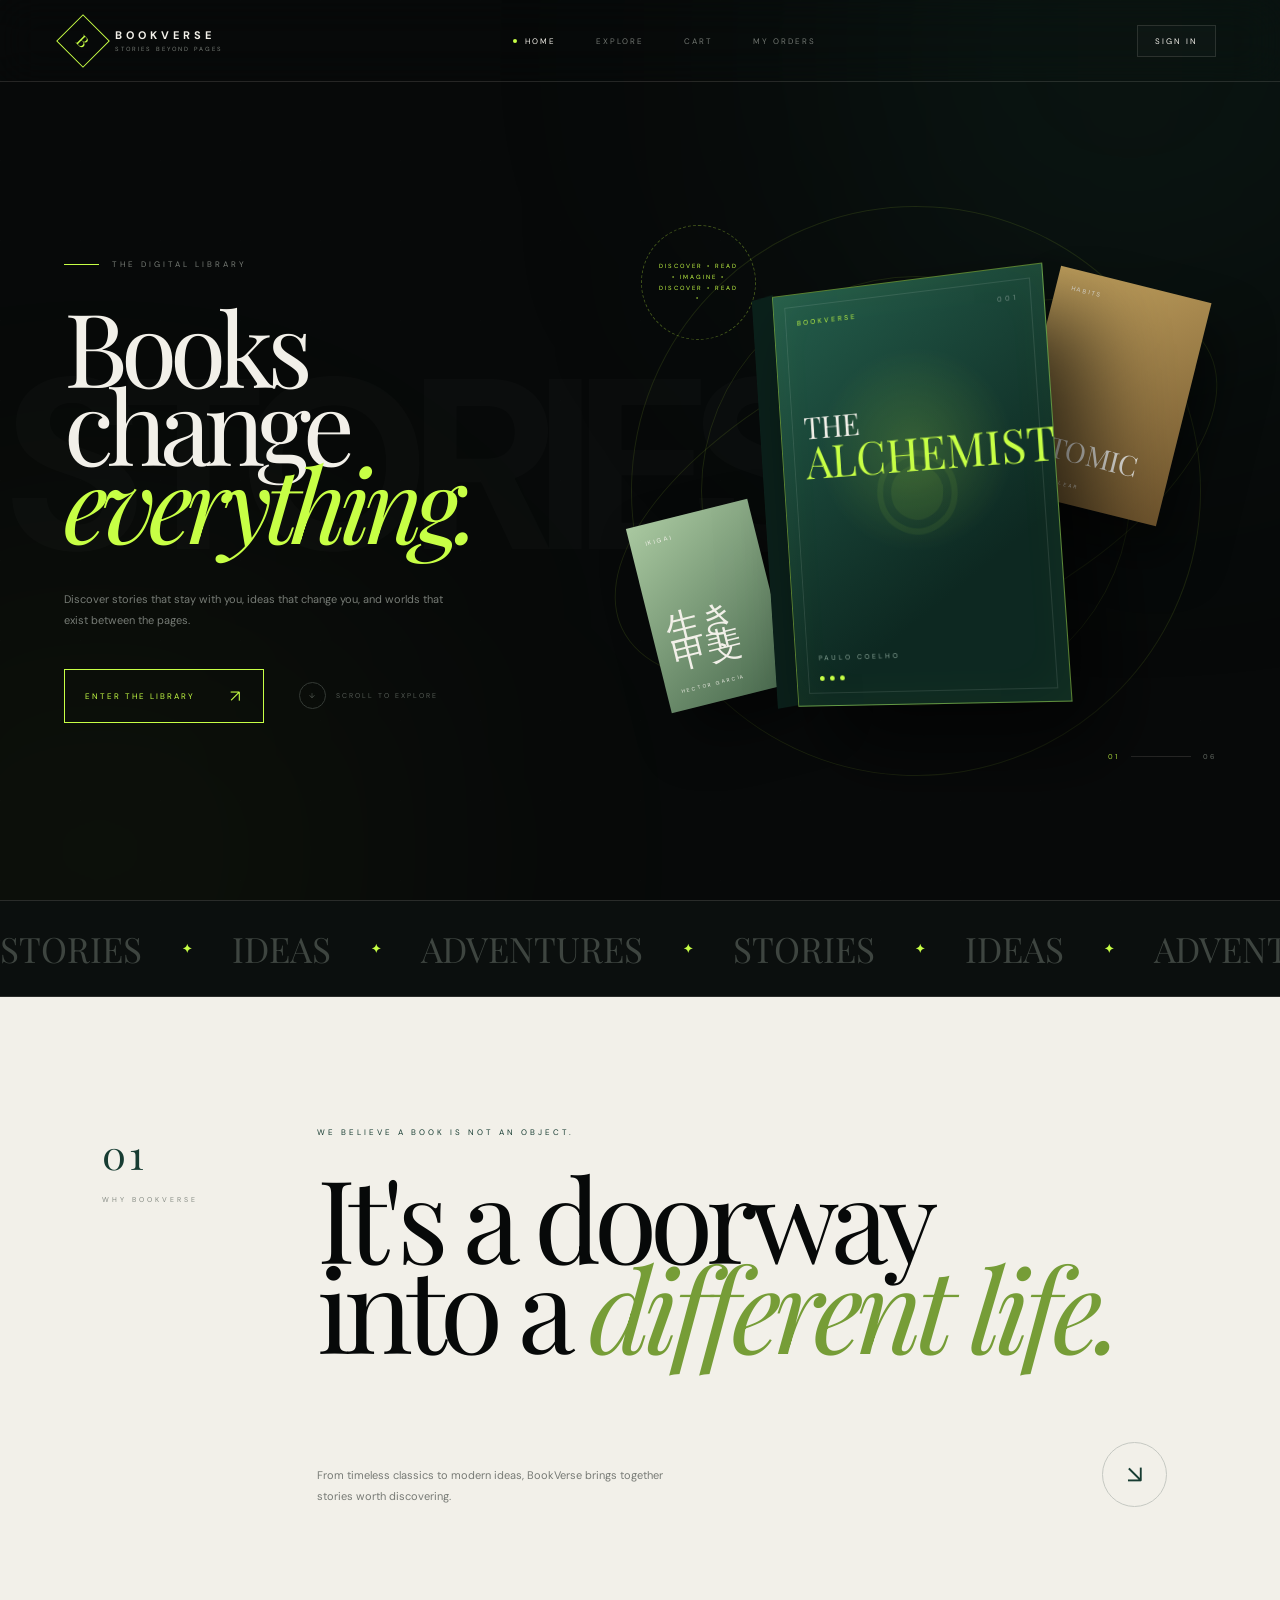
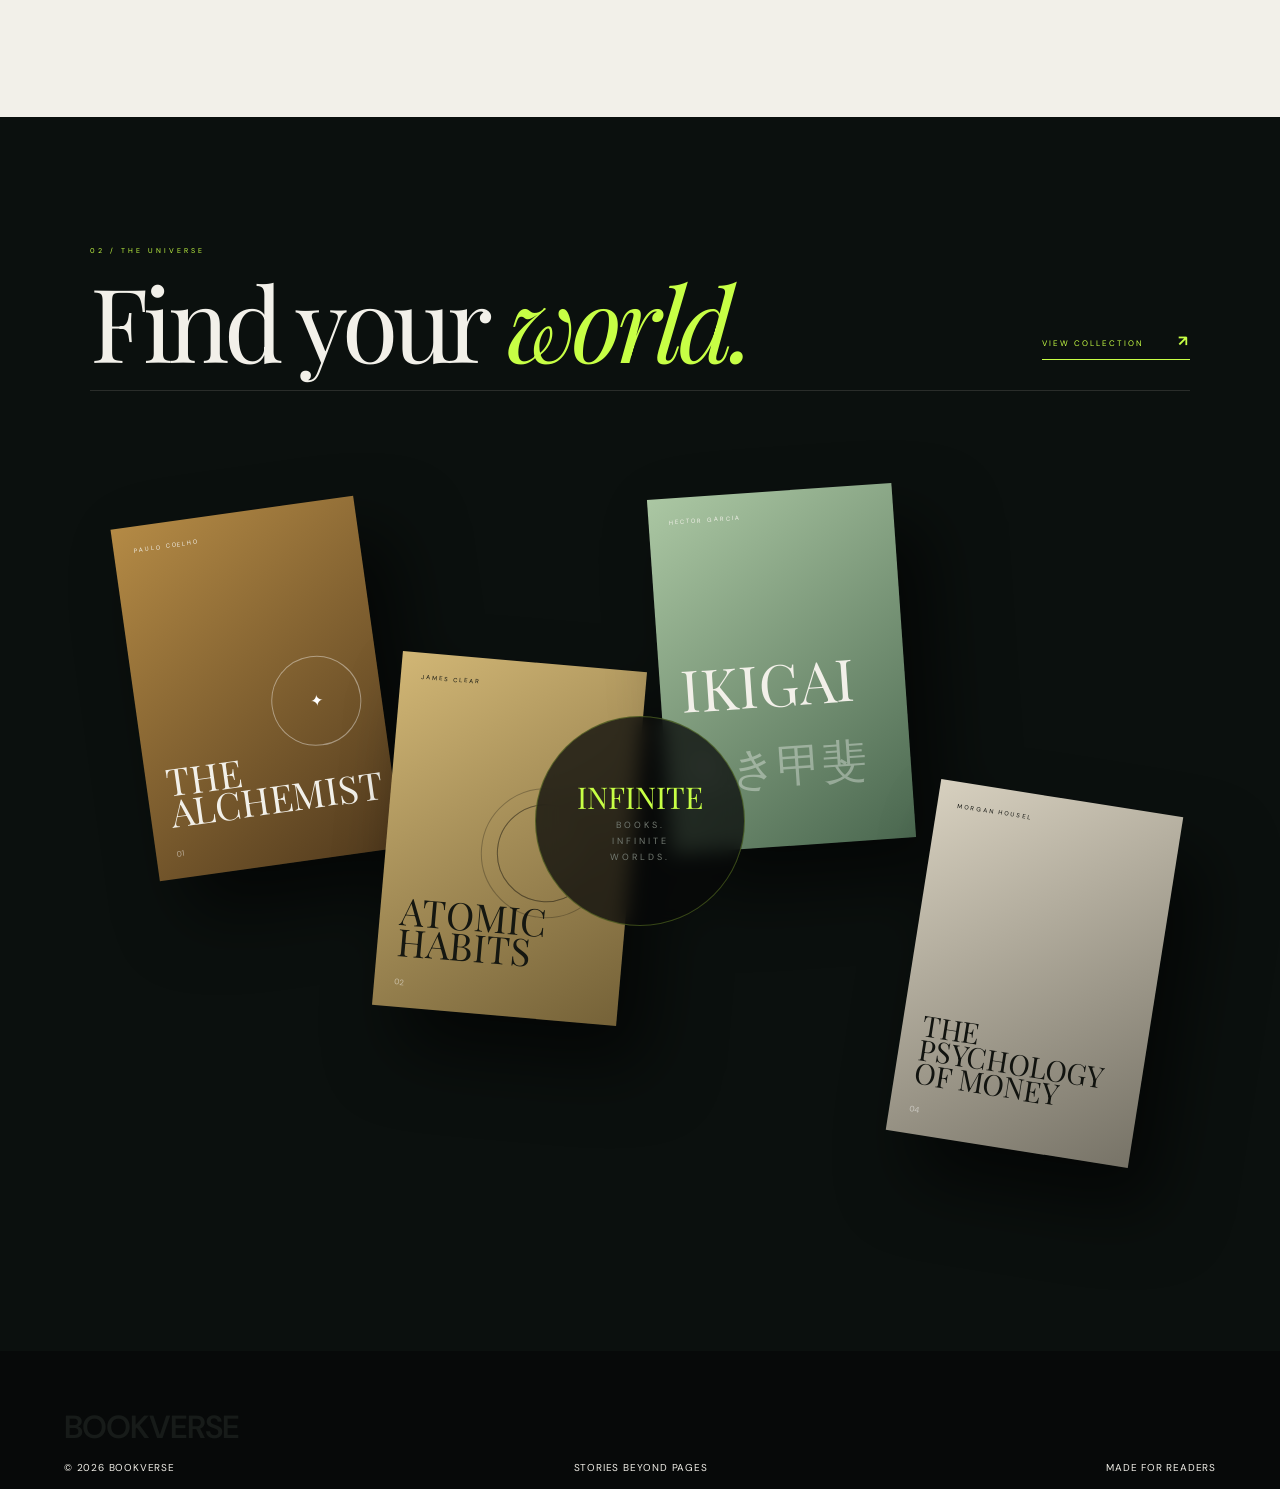
<file: index.html>
<!DOCTYPE html>
<html lang="en">

<head>

    <meta charset="UTF-8">

    <meta name="viewport" content="width=device-width, initial-scale=1.0">

    <title>BookVerse — Stories Beyond Pages</title>

    <link rel="stylesheet" href="style.css">

    <link rel="preconnect" href="https://fonts.googleapis.com">
    <link rel="preconnect" href="https://fonts.gstatic.com" crossorigin>

    <link href="https://fonts.googleapis.com/css2?family=DM+Sans:wght@300;400;500;600;700&family=Playfair+Display:ital,wght@0,400;0,500;1,400;1,500&display=swap" rel="stylesheet">

</head>


<body>


<!-- =====================================================
     BACKGROUND
===================================================== -->

<div class="ambient ambient-one"></div>
<div class="ambient ambient-two"></div>

<div class="grid-background"></div>



<!-- =====================================================
     NAVBAR
===================================================== -->

<nav class="navbar">


    <a href="index.html" class="brand">

        <div class="brand-symbol">
            B
        </div>

        <div>

            <strong>
                BOOKVERSE
            </strong>

            <small>
                STORIES BEYOND PAGES
            </small>

        </div>

    </a>



    <div class="nav-center">

        <a href="index.html" class="nav-active">
            HOME
        </a>

        <a href="books.html">
            EXPLORE
        </a>

        <a href="cart.html">
            CART
        </a>

        <a href="orders.html">
            MY ORDERS
        </a>

    </div>



    <div class="nav-right">

        <span id="user-area"></span>

        <button
            id="login-button"
            class="login-button">

            SIGN IN

        </button>

    </div>


</nav>



<!-- =====================================================
     HERO
===================================================== -->

<main class="hero">


    <!-- HUGE BACKGROUND WORD -->

    <div class="background-word">
        STORIES
    </div>



    <!-- LEFT SIDE -->

    <section class="hero-copy">


        <div class="eyebrow">

            <span class="eyebrow-line"></span>

            <span>
                THE DIGITAL LIBRARY
            </span>

        </div>



        <h1>

            Books
            <br>

            <span>change</span>

            <br>

            <i>everything.</i>

        </h1>



        <p class="hero-description">

            Discover stories that stay with you,
            ideas that change you, and worlds
            that exist between the pages.

        </p>



        <div class="hero-actions">

            <a
                href="books.html"
                class="discover-button">

                <span>
                    ENTER THE LIBRARY
                </span>

                <strong>
                    ↗
                </strong>

            </a>


            <div class="scroll-hint">

                <span class="scroll-circle">
                    ↓
                </span>

                <span>
                    SCROLL TO EXPLORE
                </span>

            </div>

        </div>


    </section>



    <!-- =================================================
         BOOK ART
    ================================================= -->

    <section class="hero-art">


        <div class="art-orbit orbit-a"></div>

        <div class="art-orbit orbit-b"></div>

        <div class="art-orbit orbit-c"></div>



        <!-- BOOK 1 -->

        <div class="floating-book book-main">


            <div class="book-spine"></div>


            <div class="book-face">


                <div class="book-face-top">

                    BOOKVERSE

                    <span>
                        001
                    </span>

                </div>


                <div class="book-title">

                    THE

                    <br>

                    <strong>
                        ALCHEMIST
                    </strong>

                </div>


                <div class="book-symbol">
                    ◉
                </div>


                <div class="book-author">
                    PAULO COELHO
                </div>


                <div class="book-decoration">

                    <span></span>
                    <span></span>
                    <span></span>

                </div>

            </div>

        </div>



        <!-- BOOK 2 -->

        <div class="floating-book book-secondary">


            <div class="mini-cover">

                <span>
                    HABITS
                </span>

                <strong>
                    ATOMIC
                </strong>

                <small>
                    JAMES CLEAR
                </small>

            </div>

        </div>



        <!-- BOOK 3 -->

        <div class="floating-book book-third">


            <div class="mini-cover mini-green">

                <span>
                    IKIGAI
                </span>

                <strong>
                    生き甲斐
                </strong>

                <small>
                    HECTOR GARCIA
                </small>

            </div>

        </div>



        <!-- FLOATING NUMBER -->

        <div class="floating-index">

            <span>
                01
            </span>

            <div></div>

            <span>
                06
            </span>

        </div>



        <!-- ROTATING TEXT -->

        <div class="rotating-text">

            <span>
                DISCOVER • READ • IMAGINE • DISCOVER • READ •
            </span>

        </div>


    </section>



</main>



<!-- =====================================================
     MARQUEE
===================================================== -->

<section class="marquee">

    <div class="marquee-track">

        <span>
            STORIES
        </span>

        <b>✦</b>

        <span>
            IDEAS
        </span>

        <b>✦</b>

        <span>
            ADVENTURES
        </span>

        <b>✦</b>

        <span>
            STORIES
        </span>

        <b>✦</b>

        <span>
            IDEAS
        </span>

        <b>✦</b>

        <span>
            ADVENTURES
        </span>

        <b>✦</b>

    </div>

</section>



<!-- =====================================================
     INTRO
===================================================== -->

<section class="intro-section">


    <div class="section-label">

        <span>
            01
        </span>

        <span>
            WHY BOOKVERSE
        </span>

    </div>



    <div class="intro-content">


        <p class="intro-small">

            WE BELIEVE A BOOK IS NOT AN OBJECT.

        </p>


        <h2>

            It's a doorway
            <br>

            into a <i>different life.</i>

        </h2>


        <div class="intro-bottom">


            <p>

                From timeless classics to modern
                ideas, BookVerse brings together
                stories worth discovering.

            </p>


            <div class="circle-arrow">

                ↘

            </div>


        </div>


    </div>

</section>



<!-- =====================================================
     BOOK UNIVERSE
===================================================== -->

<section class="universe">


    <div class="universe-heading">


        <div>

            <span>
                02 / THE UNIVERSE
            </span>

            <h2>

                Find your
                <i>world.</i>

            </h2>

        </div>


        <a href="books.html">

            VIEW COLLECTION

            <strong>
                ↗
            </strong>

        </a>

    </div>



    <div class="book-wall">


        <!-- BOOK 1 -->

        <a href="books.html" class="wall-book wall-one">

            <div class="wall-cover">

                <small>
                    PAULO COELHO
                </small>

                <h3>
                    THE
                    <br>
                    ALCHEMIST
                </h3>

                <div class="wall-circle">
                    ✦
                </div>

                <span>
                    01
                </span>

            </div>

        </a>



        <!-- BOOK 2 -->

        <a href="books.html" class="wall-book wall-two">

            <div class="wall-cover atomic">

                <small>
                    JAMES CLEAR
                </small>

                <h3>
                    ATOMIC
                    <br>
                    HABITS
                </h3>

                <div class="atomic-lines"></div>

                <span>
                    02
                </span>

            </div>

        </a>



        <!-- BOOK 3 -->

        <a href="books.html" class="wall-book wall-three">

            <div class="wall-cover ikigai">

                <small>
                    HECTOR GARCIA
                </small>

                <h3>
                    IKIGAI
                </h3>

                <div class="japanese">
                    生き甲斐
                </div>

                <span>
                    03
                </span>

            </div>

        </a>



        <!-- CENTER TEXT -->

        <div class="wall-center">

            <span>
                INFINITE
            </span>

            <p>
                BOOKS.
                <br>
                INFINITE
                <br>
                WORLDS.
            </p>

        </div>



        <!-- BOOK 4 -->

        <a href="books.html" class="wall-book wall-four">

            <div class="wall-cover money">

                <small>
                    MORGAN HOUSEL
                </small>

                <h3>
                    THE
                    <br>
                    PSYCHOLOGY
                    <br>
                    OF MONEY
                </h3>

                <span>
                    04
                </span>

            </div>

        </a>



    </div>

</section>



<!-- =====================================================
     BIG QUOTE
===================================================== -->

<!-- <section class="quote-section">


    <div class="quote-number">
        03
    </div>


    <div class="quote-giant">
        READ
    </div>


    <div class="quote-content">

        <span>
            A LITTLE REMINDER
        </span>


        <h2>

            “A reader lives
            <br>

            a thousand
            <br>

            <i>lives.</i>”

        </h2>


        <p>
            — GEORGE R. R. MARTIN
        </p>

    </div>


</section> -->



<!-- =====================================================
     FINAL CTA
===================================================== -->

<!-- <section class="final-section">


    <div class="final-ring"></div>


    <div class="final-content">


        <span>
            YOUR NEXT CHAPTER
        </span>


        <h2>

            Where will
            <br>

            you <i>go?</i>

        </h2>


        <a href="books.html">

            EXPLORE BOOKVERSE

            <strong>
                ↗
            </strong>

        </a>


    </div>


</section> -->



<!-- =====================================================
     LOGIN POPUP
===================================================== -->

<div id="login-popup" class="popup">


    <div class="popup-box">


        <button
            id="close-login"
            class="close-button">

            ×

        </button>


        <div class="popup-symbol">
            B
        </div>


        <span class="popup-label">
            WELCOME BACK
        </span>


        <h2>

            Continue
            <br>

            your <i>journey.</i>

        </h2>


        <p class="popup-text">

            Sign in to continue exploring
            BookVerse.

        </p>


        <form id="login-form">


            <div class="input-box">

                <label>
                    EMAIL
                </label>

                <input
                    type="email"
                    id="login-email"
                    placeholder="you@example.com"
                    required>

            </div>


            <div class="input-box">

                <label>
                    PASSWORD
                </label>

                <input
                    type="password"
                    id="login-password"
                    placeholder="Your password"
                    required>

            </div>


            <button
                type="submit"
                class="form-button">

                LOGIN

                <span>
                    ↗
                </span>

            </button>


        </form>


        <p id="login-message"></p>


        <p class="switch-text">

            New here?

            <button id="show-signup">
                Create an account
            </button>

        </p>


    </div>

</div>



<!-- =====================================================
     SIGNUP POPUP
===================================================== -->

<div id="signup-popup" class="popup">


    <div class="popup-box">


        <button
            id="close-signup"
            class="close-button">

            ×

        </button>


        <div class="popup-symbol">
            B
        </div>


        <span class="popup-label">
            JOIN BOOKVERSE
        </span>


        <h2>

            Start a new
            <br>

            <i>chapter.</i>

        </h2>


        <p class="popup-text">

            Create your account and
            enter a universe of stories.

        </p>


        <form id="signup-form">


            <div class="input-box">

                <label>
                    NAME
                </label>

                <input
                    type="text"
                    id="signup-name"
                    placeholder="Your name"
                    required>

            </div>


            <div class="input-box">

                <label>
                    EMAIL
                </label>

                <input
                    type="email"
                    id="signup-email"
                    placeholder="you@example.com"
                    required>

            </div>


            <div class="input-box">

                <label>
                    PASSWORD
                </label>

                <input
                    type="password"
                    id="signup-password"
                    placeholder="Create password"
                    required>

            </div>


            <button
                type="submit"
                class="form-button">

                CREATE ACCOUNT

                <span>
                    ↗
                </span>

            </button>


        </form>


        <p id="signup-message"></p>


        <p class="switch-text">

            Already a member?

            <button id="show-login">
                Sign in
            </button>

        </p>


    </div>

</div>



<!-- =====================================================
     FOOTER
===================================================== -->

<footer>


    <div class="footer-word">
        BOOKVERSE
    </div>


    <div class="footer-info">


        <span>
            © 2026 BOOKVERSE
        </span>


        <span>
            STORIES BEYOND PAGES
        </span>


        <span>
            MADE FOR READERS
        </span>


    </div>


</footer>

<script src="js/storage.js"></script>
<script src="js/auth.js"></script>
<script src="js/books.js"></script>
<script src="js/cart.js"></script>

</body>

</html>
</file>
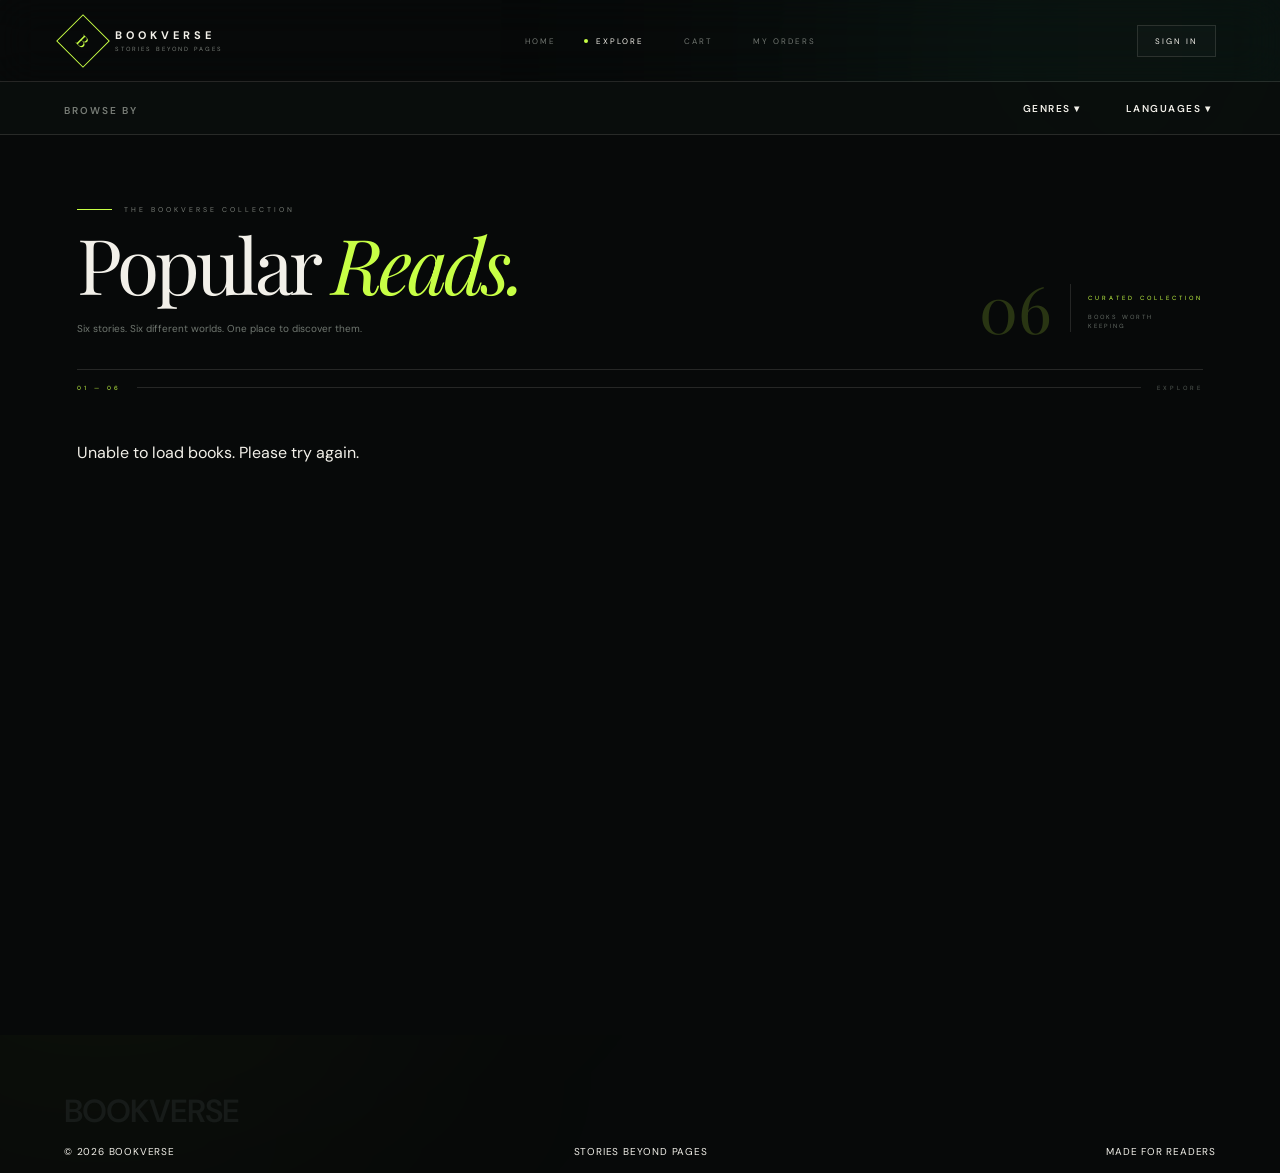
<file: books.html>
<!DOCTYPE html>
<html lang="en">

<head>

    <meta charset="UTF-8">

    <meta name="viewport"
          content="width=device-width, initial-scale=1.0">

    <title>BookVerse — Popular Reads</title>

    <link rel="stylesheet" href="style.css">

    <link rel="preconnect" href="https://fonts.googleapis.com">
    <link rel="preconnect" href="https://fonts.gstatic.com" crossorigin>

    <link href="https://fonts.googleapis.com/css2?family=DM+Sans:wght@300;400;500;600;700&family=Playfair+Display:ital,wght@0,400;0,500;1,400;1,500&display=swap"
          rel="stylesheet">

</head>


<body>


    <!-- =========================
         AMBIENT BACKGROUND
    ========================== -->

    <div class="ambient ambient-one"></div>
    <div class="ambient ambient-two"></div>
    <div class="grid-background"></div>



    <!-- =========================
         NAVBAR
    ========================== -->

    <nav class="navbar">

        <a href="index.html" class="brand">

            <div class="brand-symbol">
                B
            </div>

            <div>

                <strong>
                    BOOKVERSE
                </strong>

                <small>
                    STORIES BEYOND PAGES
                </small>

            </div>

        </a>


        <div class="nav-center">

            <a href="index.html">
                HOME
            </a>

            <a href="books.html" class="nav-active">
                EXPLORE
            </a>

            <a href="cart.html">
                CART
            </a>

            <a href="orders.html">
                MY ORDERS
            </a>

        </div>


        <div class="nav-right">

            <span id="user-area"></span>

            <button
                id="login-button"
                class="login-button">

                SIGN IN

            </button>

        </div>

    </nav>

    <nav class="book-filter-nav">

    <div class="book-filter-left">

        <span>
            BROWSE BY
        </span>

    </div>


    <div class="book-filter-right">

        <!-- GENRES -->

        <div class="genre-menu">

            <button
                id="genre-button"
                class="filter-button">

                GENRES ▾

            </button>


            <div
                id="genre-dropdown"
                class="filter-dropdown">

                <a href="books.html">
                    Popular
                </a>

                <a href="books.html?genre=thriller">
                    Thrillers
                </a>

                <a href="books.html?genre=romcom">
                    Rom-Coms
                </a>

                <a href="books.html?genre=non-fiction">
                    Non-Fiction
                </a>

                <a href="books.html?genre=science-fiction">
                    Science Fiction
                </a>

            </div>

        </div>


        <!-- LANGUAGES -->

        <div class="language-menu">

            <button
                id="language-button"
                class="filter-button">

                LANGUAGES ▾

            </button>


            <div
                id="language-dropdown"
                class="filter-dropdown">

                <a href="books.html?language=english">
                    English
                </a>

                <a href="books.html?language=hindi">
                    Hindi
                </a>

                <a href="books.html?language=punjabi">
                    Punjabi
                </a>

                <a href="books.html?language=french">
                    French
                </a>

            </div>

        </div>

    </div>

</nav>



    <!-- =========================
         BOOK COLLECTION
    ========================== -->

    <main class="books-page">


        <section class="popular-section">


            <!-- SECTION TOP -->

            <div class="popular-top">


                <div class="popular-title">

                    <div class="section-kicker">

                        <span></span>

                        <p>
                            THE BOOKVERSE COLLECTION
                        </p>

                    </div>


                    <h1>
                        Popular
                        <i>Reads.</i>
                    </h1>


                    <p class="popular-description">

                        Six stories.
                        Six different worlds.
                        One place to discover them.

                    </p>

                </div>


                <div class="collection-meta">

                    <div class="collection-number">
                        06
                    </div>

                    <div class="collection-meta-text">

                        <span>
                            CURATED COLLECTION
                        </span>

                        <p>
                            BOOKS WORTH
                            <br>
                            KEEPING
                        </p>

                    </div>

                </div>

            </div>



            <!-- DECORATIVE LINE -->

            <div class="collection-line">

                <span>
                    01 — 06
                </span>

                <div></div>

                <span>
                    EXPLORE
                </span>

            </div>



            <!-- =========================
                 BOOKS GENERATED BY JS
            ========================== -->

            <div id="book-container"></div>


        </section>

    </main>



    <!-- =========================
         LOGIN POPUP
    ========================== -->

    <div id="login-popup" class="popup">


        <div class="popup-box">


            <button
                id="close-login"
                class="close-button">

                ×

            </button>


            <div class="popup-symbol">
                B
            </div>


            <span class="popup-label">
                WELCOME BACK
            </span>


            <h2>

                Continue
                <br>

                your <i>journey.</i>

            </h2>


            <p class="popup-text">

                Sign in to continue exploring
                BookVerse.

            </p>


            <form id="login-form">


                <div class="input-box">

                    <label>
                        EMAIL
                    </label>

                    <input
                        type="email"
                        id="login-email"
                        placeholder="you@example.com"
                        required>

                </div>


                <div class="input-box">

                    <label>
                        PASSWORD
                    </label>

                    <input
                        type="password"
                        id="login-password"
                        placeholder="Your password"
                        required>

                </div>


                <button
                    type="submit"
                    class="form-button">

                    LOGIN

                    <span>
                        ↗
                    </span>

                </button>


            </form>


            <p id="login-message"></p>


            <p class="switch-text">

                New here?

                <button id="show-signup">
                    Create an account
                </button>

            </p>


        </div>

    </div>



    <!-- =========================
         SIGNUP POPUP
    ========================== -->

    <div id="signup-popup" class="popup">


        <div class="popup-box">


            <button
                id="close-signup"
                class="close-button">

                ×

            </button>


            <div class="popup-symbol">
                B
            </div>


            <span class="popup-label">
                JOIN BOOKVERSE
            </span>


            <h2>

                Start a new
                <br>

                <i>chapter.</i>

            </h2>


            <p class="popup-text">

                Create your account and
                enter a universe of stories.

            </p>


            <form id="signup-form">


                <div class="input-box">

                    <label>
                        NAME
                    </label>

                    <input
                        type="text"
                        id="signup-name"
                        placeholder="Your name"
                        required>

                </div>


                <div class="input-box">

                    <label>
                        EMAIL
                    </label>

                    <input
                        type="email"
                        id="signup-email"
                        placeholder="you@example.com"
                        required>

                </div>


                <div class="input-box">

                    <label>
                        PASSWORD
                    </label>

                    <input
                        type="password"
                        id="signup-password"
                        placeholder="Create password"
                        required>

                </div>


                <button
                    type="submit"
                    class="form-button">

                    CREATE ACCOUNT

                    <span>
                        ↗
                    </span>

                </button>


            </form>


            <p id="signup-message"></p>


            <p class="switch-text">

                Already a member?

                <button id="show-login">
                    Sign in
                </button>

            </p>


        </div>

    </div>



    <!-- =========================
         FOOTER
    ========================== -->

    <footer>

        <div class="footer-word">
            BOOKVERSE
        </div>

        <div class="footer-info">

            <span>
                © 2026 BOOKVERSE
            </span>

            <span>
                STORIES BEYOND PAGES
            </span>

            <span>
                MADE FOR READERS
            </span>

        </div>

    </footer>


<script src="js/storage.js"></script>
<script src="js/auth.js"></script>
<script src="js/books.js"></script>
<script src="js/cart.js"></script>

</body>

</html>
</file>
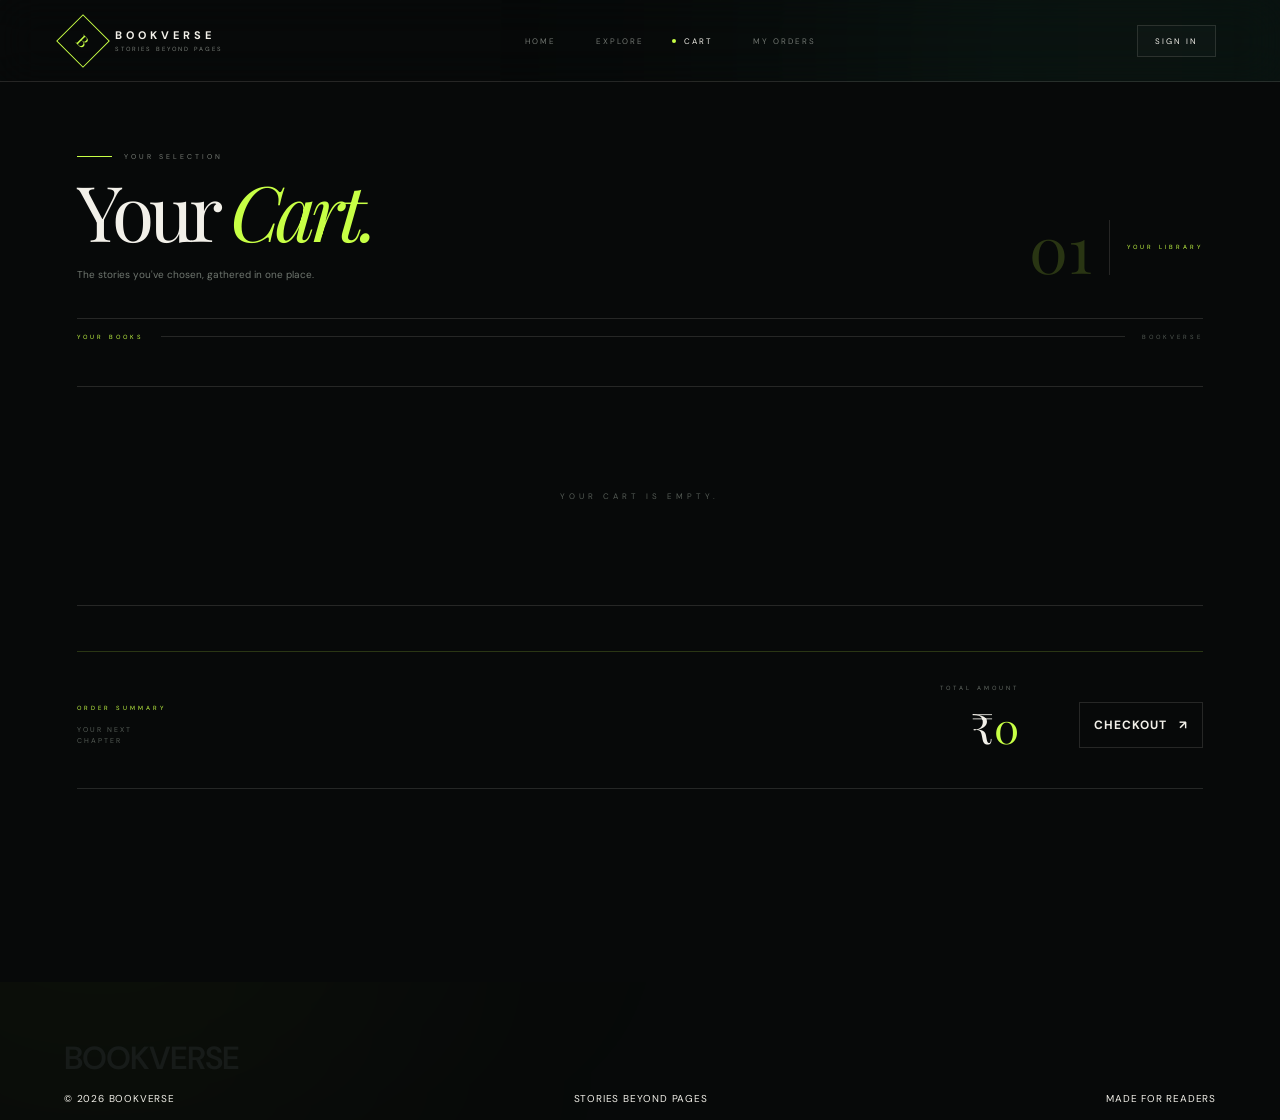
<file: cart.html>
<!DOCTYPE html>
<html lang="en">

<head>

    <meta charset="UTF-8">

    <meta name="viewport"
          content="width=device-width, initial-scale=1.0">

    <title>BookVerse — Your Cart</title>

    <link rel="stylesheet" href="style.css">

    <link rel="preconnect" href="https://fonts.googleapis.com">
    <link rel="preconnect" href="https://fonts.gstatic.com" crossorigin>

    <link href="https://fonts.googleapis.com/css2?family=DM+Sans:wght@300;400;500;600;700&family=Playfair+Display:ital,wght@0,400;0,500;1,400;1,500&display=swap"
          rel="stylesheet">

</head>


<body>


    <!-- =========================
         BACKGROUND
    ========================== -->

    <div class="ambient ambient-one"></div>
    <div class="ambient ambient-two"></div>
    <div class="grid-background"></div>



    <!-- =========================
         NAVBAR
    ========================== -->

    <nav class="navbar">


        <a href="index.html" class="brand">

            <div class="brand-symbol">
                B
            </div>

            <div>

                <strong>
                    BOOKVERSE
                </strong>

                <small>
                    STORIES BEYOND PAGES
                </small>

            </div>

        </a>



        <div class="nav-center">

            <a href="index.html">
                HOME
            </a>

            <a href="books.html">
                EXPLORE
            </a>

            <a href="cart.html" class="nav-active">
                CART
            </a>

            <a href="orders.html">
                MY ORDERS
            </a>

        </div>



        <div class="nav-right">

            <span id="user-area"></span>

            <button
                id="login-button"
                class="login-button">

                SIGN IN

            </button>

        </div>


    </nav>



    <!-- =========================
         CART PAGE
    ========================== -->

    <main class="cart-page">


        <section class="cart-section">


            <!-- =========================
                 CART HEADING
            ========================== -->

            <div class="cart-top">


                <div class="cart-title">


                    <div class="section-kicker">

                        <span></span>

                        <p>
                            YOUR SELECTION
                        </p>

                    </div>


                    <h1>

                        Your
                        <i>Cart.</i>

                    </h1>


                    <p class="cart-description">

                        The stories you've chosen,
                        gathered in one place.

                    </p>


                </div>



                <div class="cart-number">

                    <span>
                        01
                    </span>

                    <div></div>

                    <small>
                        YOUR LIBRARY
                    </small>

                </div>


            </div>



            <!-- =========================
                 DIVIDER
            ========================== -->

            <div class="cart-line">

                <span>
                    YOUR BOOKS
                </span>

                <div></div>

                <span>
                    BOOKVERSE
                </span>

            </div>



            <!-- =========================
                 CART ITEMS
                 JS POPULATES THIS
            ========================== -->

            <div id="cart-items">

                <!-- JavaScript displays cart items here -->

            </div>



            <!-- =========================
                 CART SUMMARY
            ========================== -->

            <section class="cart-summary">


                <div class="summary-label">

                    <span>
                        ORDER SUMMARY
                    </span>

                    <p>
                        YOUR NEXT
                        <br>
                        CHAPTER
                    </p>

                </div>



                <div class="summary-content">

                    <p>
                        TOTAL AMOUNT
                    </p>

                    <h2>

                        ₹<span id="cart-total">0</span>

                    </h2>

                </div>



                <a href="checkout.html" class="checkout-link">
    CHECKOUT
    <span>↗</span>
</a>


            </section>


        </section>


    </main>



    <!-- login-->

    <div id="login-popup" class="popup">


        <div class="popup-box">


            <button
                id="close-login"
                class="close-button">

                ×

            </button>


            <div class="popup-symbol">
                B
            </div>


            <span class="popup-label">
                WELCOME BACK
            </span>


            <h2>

                Continue
                <br>

                your <i>journey.</i>

            </h2>


            <p class="popup-text">

                Sign in to continue exploring
                BookVerse.

            </p>


            <form id="login-form">


                <div class="input-box">

                    <label>
                        EMAIL
                    </label>

                    <input
                        type="email"
                        id="login-email"
                        placeholder="you@example.com"
                        required>

                </div>


                <div class="input-box">

                    <label>
                        PASSWORD
                    </label>

                    <input
                        type="password"
                        id="login-password"
                        placeholder="Your password"
                        required>

                </div>


                <button
                    type="submit"
                    class="form-button">

                    LOGIN

                    <span>
                        ↗
                    </span>

                </button>


            </form>


            <p id="login-message"></p>


            <p class="switch-text">

                New here?

                <button id="show-signup">
                    Create an account
                </button>

            </p>


        </div>

    </div>



    <!----SIGNUP POPUP-->

    <div id="signup-popup" class="popup">


        <div class="popup-box">


            <button
                id="close-signup"
                class="close-button">
                ×
            </button>


            <div class="popup-symbol">
                B
            </div>


            <span class="popup-label">
                JOIN BOOKVERSE
            </span>


            <h2>

                Start a new
                <br>

                <i>chapter.</i>

            </h2>


            <p class="popup-text">

                Create your account and
                enter a universe of stories.

            </p>


            <form id="signup-form">


                <div class="input-box">

                    <label>
                        NAME
                    </label>

                    <input
                        type="text"
                        id="signup-name"
                        placeholder="Your name"
                        required>

                </div>


                <div class="input-box">

                    <label>
                        EMAIL
                    </label>

                    <input
                        type="email"
                        id="signup-email"
                        placeholder="you@example.com"
                        required>

                </div>


                <div class="input-box">

                    <label>
                        PASSWORD
                    </label>

                    <input
                        type="password"
                        id="signup-password"
                        placeholder="Create password"
                        required>

                </div>


                <button
                    type="submit"
                    class="form-button">

                    CREATE ACCOUNT

                    <span>
                        ↗
                    </span>

                </button>


            </form>


            <p id="signup-message"></p>


            <p class="switch-text">

                Already a member?

                <button id="show-login">
                    Sign in
                </button>

            </p>


        </div>

    </div>



    <!-- =========================
         FOOTER
    ========================== -->

    <footer>

        <div class="footer-word">
            BOOKVERSE
        </div>

        <div class="footer-info">

            <span>
                © 2026 BOOKVERSE
            </span>

            <span>
                STORIES BEYOND PAGES
            </span>

            <span>
                MADE FOR READERS
            </span>

        </div>

    </footer>

<script src="js/storage.js"></script>
<script src="js/auth.js"></script>
<script src="js/cart.js"></script>

</body>

</html>
</file>
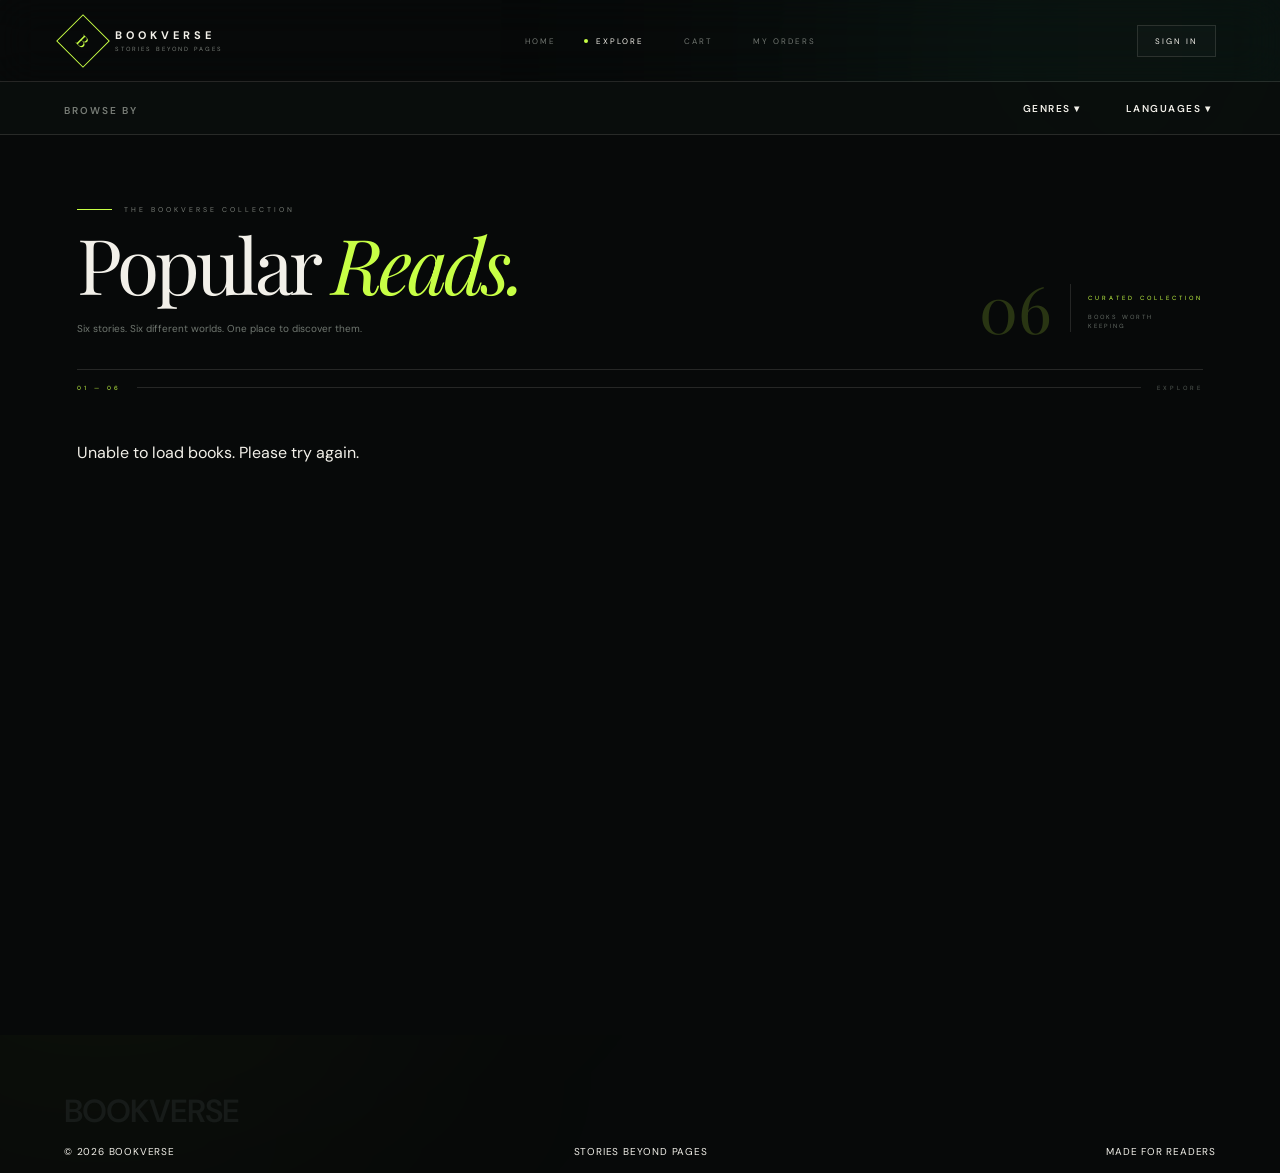
<file: checkout.html>
<!DOCTYPE html>
<html lang="en">

<head>

    <meta charset="UTF-8">

    <meta name="viewport"
          content="width=device-width, initial-scale=1.0">

    <title>BookVerse — Checkout</title>

    <link rel="stylesheet" href="style.css">

    <link rel="preconnect" href="https://fonts.googleapis.com">

    <link rel="preconnect"
          href="https://fonts.gstatic.com"
          crossorigin>

    <link href="https://fonts.googleapis.com/css2?family=DM+Sans:wght@300;400;500;600;700&family=Playfair+Display:ital,wght@0,400;0,500;1,400;1,500&display=swap"
          rel="stylesheet">

</head>


<body>


    <!-- NAVBAR -->

    <nav class="navbar">

        <a href="index.html" class="brand">

            <div class="brand-symbol">
                B
            </div>

            <div>

                <strong>
                    BOOKVERSE
                </strong>

                <small>
                    STORIES BEYOND PAGES
                </small>

            </div>

        </a>


        <div class="nav-center">

            <a href="index.html">
                HOME
            </a>

            <a href="books.html">
                EXPLORE
            </a>

            <a href="cart.html" class="nav-active">
                CART
            </a>

            <a href="orders.html">
                MY ORDERS
            </a>

        </div>


        <div class="nav-right">

            <span id="user-area"></span>

            <button
                id="login-button"
                class="login-button">

                SIGN IN

            </button>

        </div>

    </nav>



    <!-- CHECKOUT -->

    <main class="checkout-page">


        <section class="checkout-container">


            <div class="checkout-heading">

                <span>
                    BOOKVERSE CHECKOUT
                </span>

                <h1>
                    Complete your
                    <i>order.</i>
                </h1>

                <p>
                    Just a few details and your books
                    will be on their way.
                </p>

            </div>



            <div class="checkout-content">


                <!-- CUSTOMER DETAILS -->

                <div class="checkout-form-box">

                    <h2>
                        Delivery Details
                    </h2>


                    <form id="checkout-form">


                        <div class="checkout-input">

                            <label>
                                FULL NAME
                            </label>

                            <input
                                type="text"
                                id="checkout-name"
                                placeholder="Your name"
                                required>

                        </div>


                        <div class="checkout-input">

                            <label>
                                EMAIL
                            </label>

                            <input
                                type="email"
                                id="checkout-email"
                                placeholder="you@example.com"
                                required>

                        </div>


                        <div class="checkout-input">

                            <label>
                                ADDRESS
                            </label>

                            <textarea
                                id="checkout-address"
                                placeholder="Your complete address"
                                required></textarea>

                        </div>


                        <div class="checkout-input">

                            <label>
                                PIN CODE
                            </label>

                            <input
                                type="text"
                                id="checkout-pincode"
                                placeholder="6 digit PIN code"
                                maxlength="6"
                                required>

                        </div>


                        <div class="checkout-input">

                            <label>
                                PAYMENT METHOD
                            </label>

                            <select
                                id="payment-method"
                                required>

                                <option value="">
                                    Select payment method
                                </option>

                                <option value="cod">
                                    Cash on Delivery
                                </option>

                                <option value="upi">
                                    UPI
                                </option>

                                <option value="card">
                                    Credit / Debit Card
                                </option>

                            </select>

                        </div>


                        <button
                            type="submit"
                            class="checkout-button">

                            PLACE ORDER

                            <span>
                                ↗
                            </span>

                        </button>


                    </form>


                    <p id="checkout-message"></p>

                </div>



                <!-- ORDER SUMMARY -->

                <div class="checkout-summary">

                    <span>
                        ORDER SUMMARY
                    </span>


                    <h2>
                        Your
                        <i>books.</i>
                    </h2>


                    <div id="checkout-items">

                    </div>


                    <div class="checkout-total">

                        <span>
                            TOTAL
                        </span>

                        <strong>
                            ₹<span id="checkout-total">0</span>
                        </strong>

                    </div>

                </div>


            </div>

        </section>

    </main>



    <!-- FOOTER -->

    <footer>

        <div class="footer-word">
            BOOKVERSE
        </div>

        <div class="footer-info">

            <span>
                © 2026 BOOKVERSE
            </span>

            <span>
                STORIES BEYOND PAGES
            </span>

            <span>
                MADE FOR READERS
            </span>

        </div>

    </footer>



    <script src="js/storage.js"></script>
    <script src="js/auth.js"></script>
    <script src="js/checkout.js"></script>

</body>

</html>
</file>
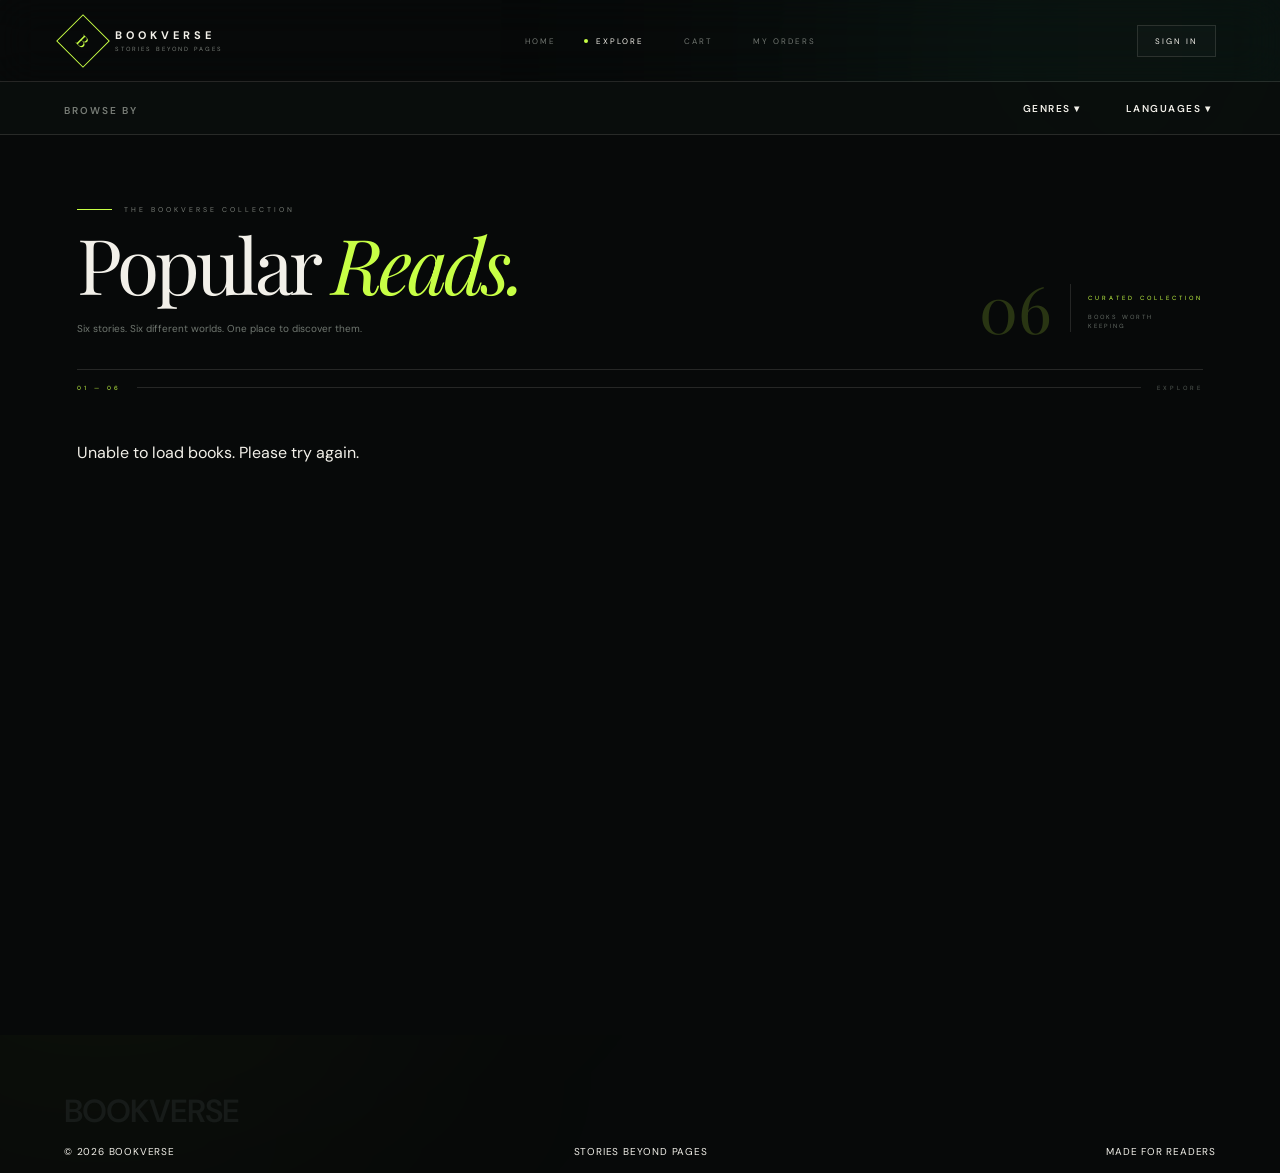
<file: orders.html>
<!DOCTYPE html>
<html lang="en">
<head>
    <meta charset="UTF-8">
    <meta name="viewport" content="width=device-width, initial-scale=1.0">
    <title>BookVerse — My Orders</title>

    <link rel="stylesheet" href="style.css">

    <link rel="preconnect" href="https://fonts.googleapis.com">
    <link rel="preconnect" href="https://fonts.gstatic.com" crossorigin>

    <link href="https://fonts.googleapis.com/css2?family=DM+Sans:wght@300;400;500;600;700&family=Playfair+Display:ital,wght@0,400;0,500;1,400;1,500&display=swap" rel="stylesheet">
</head>

<body>

    <!-- NAVBAR -->
    <nav class="navbar">

        <a href="index.html" class="brand">
            <div class="brand-symbol">B</div>
            <div>
                <strong>BOOKVERSE</strong>
                <small>STORIES BEYOND PAGES</small>
            </div>
        </a>

        <div class="nav-center">
            <a href="index.html">HOME</a>
            <a href="books.html">EXPLORE</a>
            <a href="cart.html">CART</a>
            <a href="orders.html" class="nav-active">MY ORDERS</a>
        </div>

        <div class="nav-right">
            <span id="user-area"></span>
            <button id="login-button" class="login-button">SIGN IN</button>
        </div>

    </nav>


    <!-- MY ORDERS -->
    <main class="orders-page">

        <section class="orders-container">

            <div class="orders-heading">
                <span>YOUR BOOKVERSE ACCOUNT</span>
                <h1>Your <i>orders.</i></h1>
                <p>Every story you've ordered, all in one place.</p>
            </div>

            <div id="orders-container">

                <p class="orders-loading">Loading your orders...</p>

            </div>

        </section>

    </main>


    <!-- FOOTER -->
    <footer>

        <div class="footer-word">BOOKVERSE</div>

        <div class="footer-info">
            <span>© 2026 BOOKVERSE</span>
            <span>STORIES BEYOND PAGES</span>
            <span>MADE FOR READERS</span>
        </div>

    </footer>


    <!-- SCRIPTS -->
    <script src="js/storage.js"></script>
    <script src="js/auth.js"></script>
    <script src="js/orders.js"></script>

</body>
</html>
</file>
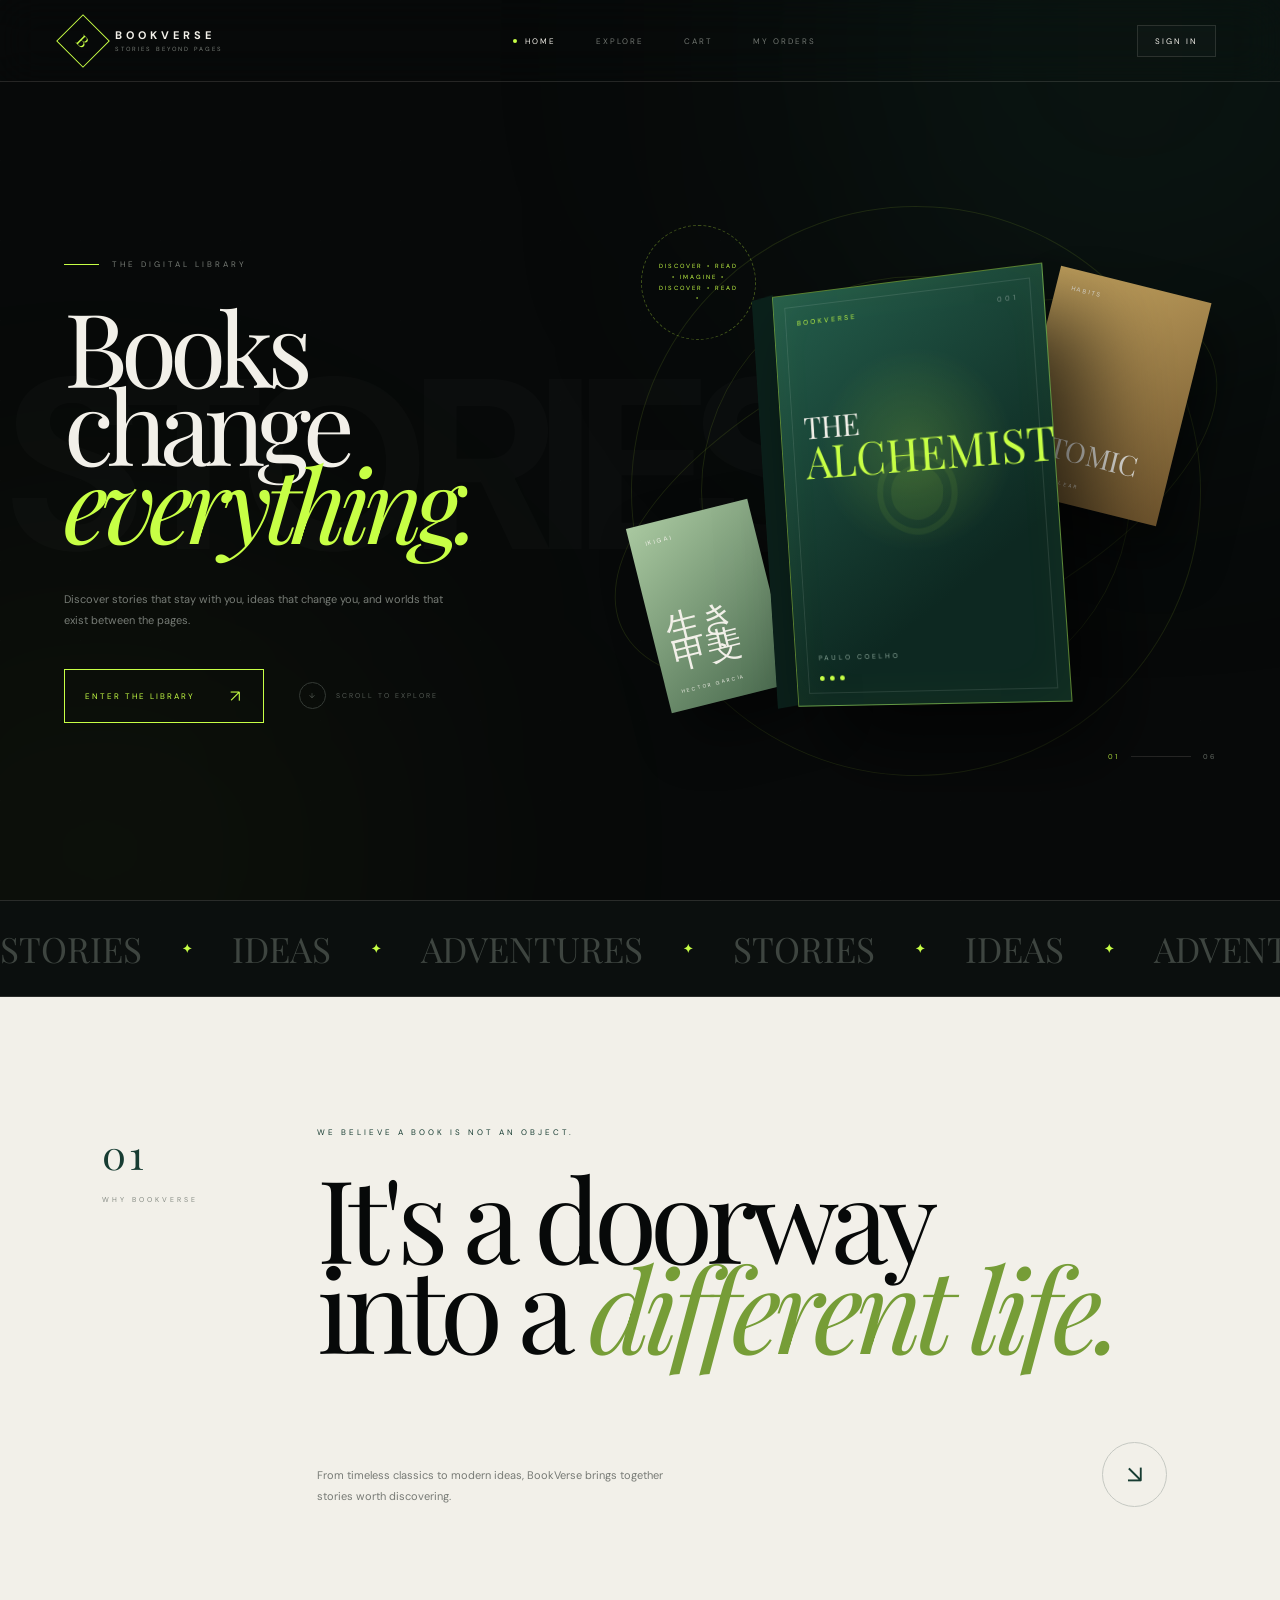
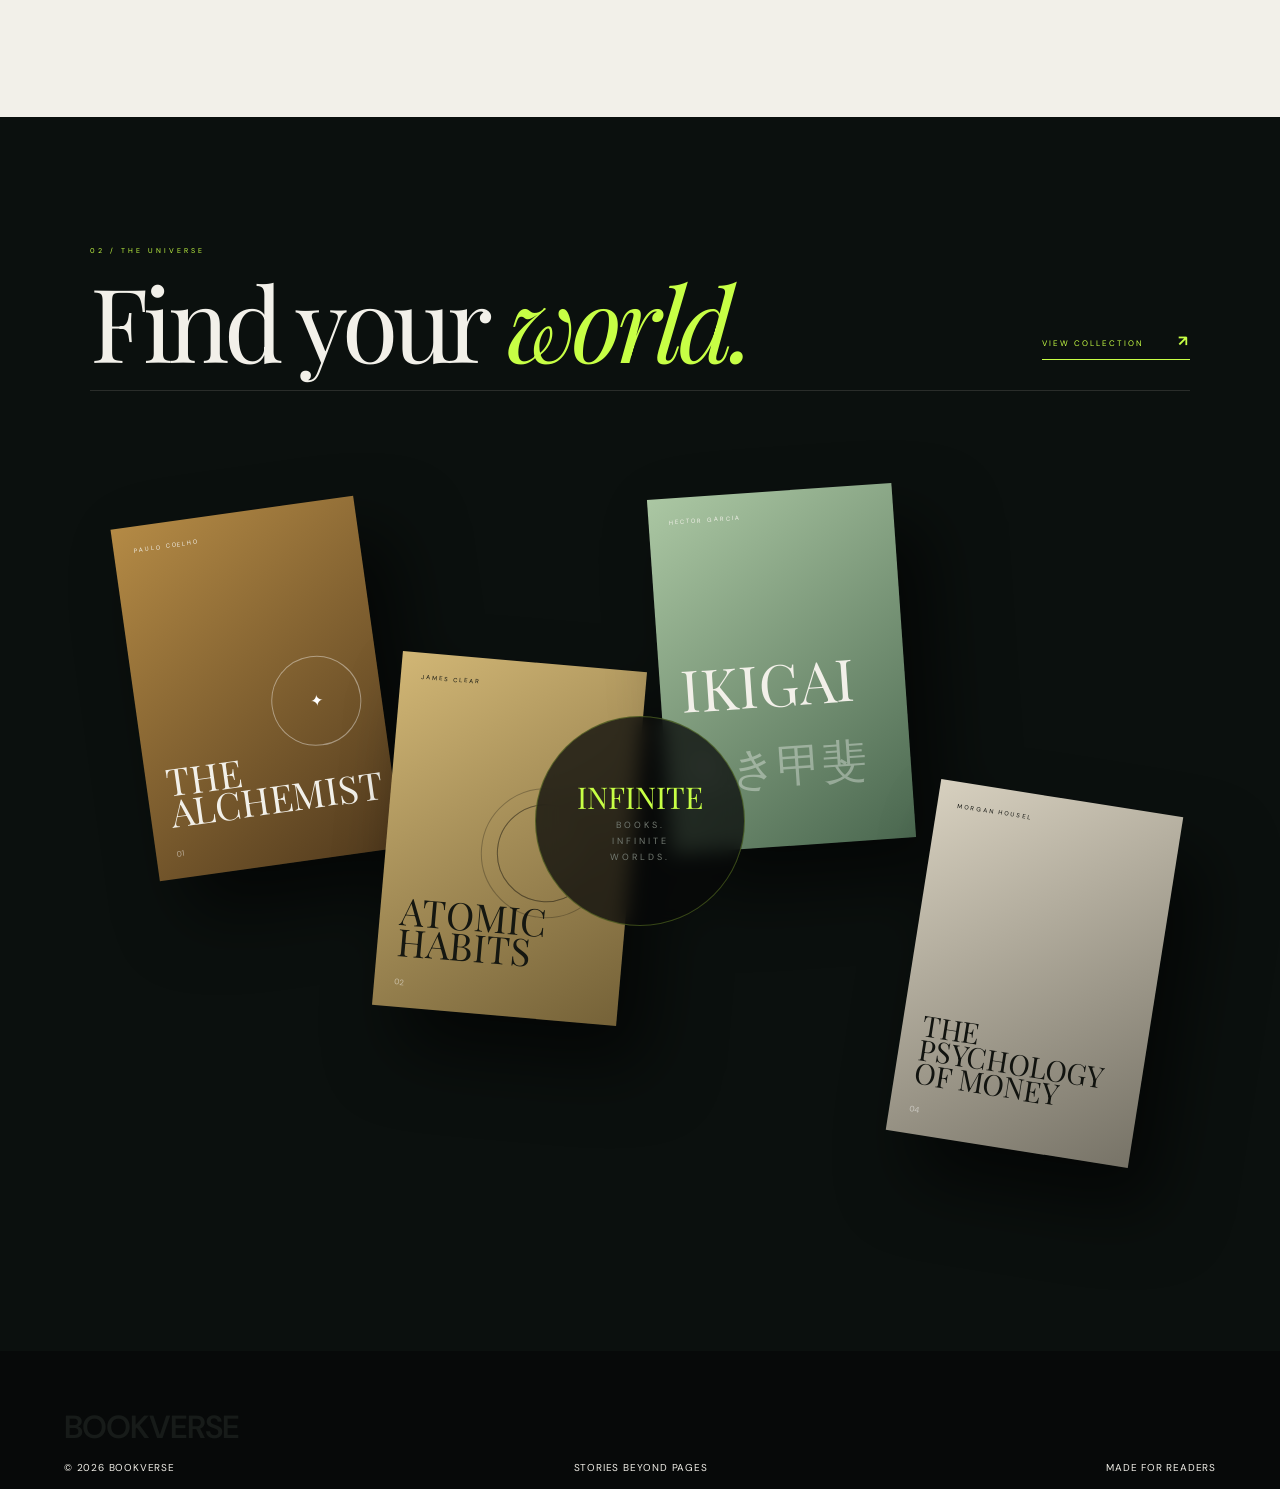
<file: quiz.html>
<!DOCTYPE html>
<html lang="en">

<head>

    <meta charset="UTF-8">

    <meta name="viewport"
          content="width=device-width, initial-scale=1.0">

    <title>BookVerse — Find Your Book Taste</title>

    <link rel="stylesheet" href="style.css">

    <link rel="preconnect" href="https://fonts.googleapis.com">

    <link rel="preconnect"
          href="https://fonts.gstatic.com"
          crossorigin>

    <link href="https://fonts.googleapis.com/css2?family=DM+Sans:wght@300;400;500;600;700&family=Playfair+Display:ital,wght@0,400;0,500;1,400;1,500&display=swap"
          rel="stylesheet">

</head>


<body>


    <!-- NAVBAR -->

    <nav class="navbar">

        <a href="index.html" class="brand">

            <div class="brand-symbol">
                B
            </div>

            <div>

                <strong>
                    BOOKVERSE
                </strong>

                <small>
                    STORIES BEYOND PAGES
                </small>

            </div>

        </a>


        <div class="nav-center">

            <a href="index.html">
                HOME
            </a>

            <a href="books.html">
                EXPLORE
            </a>

            <a href="cart.html">
                CART
            </a>

        </div>


        <div class="nav-right">

            <span id="user-area"></span>

            <button
                id="login-button"
                class="login-button">

                SIGN IN

            </button>

        </div>

    </nav>



    <!-- QUIZ -->

    <main class="quiz-page">

        <section class="quiz-container">


            <div class="quiz-heading">

                <span>
                    BOOKVERSE DISCOVERY
                </span>

                <h1>
                    Find your
                    <i>book taste.</i>
                </h1>

                <p>
                    Answer a few simple questions
                    and we'll find the stories
                    that suit you best.
                </p>

            </div>



            <form id="quiz-form">


                <!-- QUESTION 1 -->

                <div class="quiz-question">

                    <h2>
                        01. What kind of story would you pick?
                    </h2>


                    <label>
                        <input
                            type="radio"
                            name="q1"
                            value="romcom"
                            required>

                        A love story with funny moments
                    </label>


                    <label>
                        <input
                            type="radio"
                            name="q1"
                            value="thriller">

                        A mysterious story with twists
                    </label>


                    <label>
                        <input
                            type="radio"
                            name="q1"
                            value="science-fiction">

                        A journey through space or the future
                    </label>


                    <label>
                        <input
                            type="radio"
                            name="q1"
                            value="non-fiction">

                        Something based on real life
                    </label>

                </div>



                <!-- QUESTION 2 -->

                <div class="quiz-question">

                    <h2>
                        02. What keeps you reading?
                    </h2>


                    <label>
                        <input
                            type="radio"
                            name="q2"
                            value="romcom"
                            required>

                        A cute relationship
                    </label>


                    <label>
                        <input
                            type="radio"
                            name="q2"
                            value="thriller">

                        A surprising plot twist
                    </label>


                    <label>
                        <input
                            type="radio"
                            name="q2"
                            value="science-fiction">

                        An exciting futuristic world
                    </label>


                    <label>
                        <input
                            type="radio"
                            name="q2"
                            value="non-fiction">

                        Learning something useful
                    </label>

                </div>



                <!-- QUESTION 3 -->

                <div class="quiz-question">

                    <h2>
                        03. Which character would you follow?
                    </h2>


                    <label>
                        <input
                            type="radio"
                            name="q3"
                            value="romcom"
                            required>

                        Two people falling in love
                    </label>


                    <label>
                        <input
                            type="radio"
                            name="q3"
                            value="thriller">

                        A detective solving a crime
                    </label>


                    <label>
                        <input
                            type="radio"
                            name="q3"
                            value="science-fiction">

                        An astronaut exploring another planet
                    </label>


                    <label>
                        <input
                            type="radio"
                            name="q3"
                            value="non-fiction">

                        Someone overcoming a real-life challenge
                    </label>

                </div>



                <!-- QUESTION 4 -->

                <div class="quiz-question">

                    <h2>
                        04. Pick a movie night.
                    </h2>


                    <label>
                        <input
                            type="radio"
                            name="q4"
                            value="romcom"
                            required>

                        Romantic comedy
                    </label>


                    <label>
                        <input
                            type="radio"
                            name="q4"
                            value="thriller">

                        Psychological mystery
                    </label>


                    <label>
                        <input
                            type="radio"
                            name="q4"
                            value="science-fiction">

                        Futuristic adventure
                    </label>


                    <label>
                        <input
                            type="radio"
                            name="q4"
                            value="non-fiction">

                        Documentary
                    </label>

                </div>



                <!-- QUESTION 5 -->

                <div class="quiz-question">

                    <h2>
                        05. What do you want a book to make you feel?
                    </h2>


                    <label>
                        <input
                            type="radio"
                            name="q5"
                            value="romcom"
                            required>

                        Warm and happy
                    </label>


                    <label>
                        <input
                            type="radio"
                            name="q5"
                            value="thriller">

                        Curious and nervous
                    </label>


                    <label>
                        <input
                            type="radio"
                            name="q5"
                            value="science-fiction">

                        Amazed
                    </label>


                    <label>
                        <input
                            type="radio"
                            name="q5"
                            value="non-fiction">

                        Inspired
                    </label>

                </div>



                <!-- QUESTION 6 -->

                <div class="quiz-question">

                    <h2>
                        06. Choose your ideal reading setting.
                    </h2>


                    <label>
                        <input
                            type="radio"
                            name="q6"
                            value="romcom"
                            required>

                        A cosy café
                    </label>


                    <label>
                        <input
                            type="radio"
                            name="q6"
                            value="thriller">

                        A dark room during a storm
                    </label>


                    <label>
                        <input
                            type="radio"
                            name="q6"
                            value="science-fiction">

                        Somewhere under the stars
                    </label>


                    <label>
                        <input
                            type="radio"
                            name="q6"
                            value="non-fiction">

                        A quiet study room
                    </label>

                </div>



                <button
                    type="submit"
                    class="quiz-button">

                    FIND MY BOOK TASTE

                    <span>
                        ↗
                    </span>

                </button>


            </form>


            <!-- RESULT -->

            <div
                id="quiz-result"
                class="quiz-result">

            </div>


        </section>

    </main>



    <!-- FOOTER -->

    <footer>

        <div class="footer-word">
            BOOKVERSE
        </div>

        <div class="footer-info">

            <span>
                © 2026 BOOKVERSE
            </span>

            <span>
                STORIES BEYOND PAGES
            </span>

            <span>
                MADE FOR READERS
            </span>

        </div>

    </footer>



    <script src="js/storage.js"></script>
    <script src="js/auth.js"></script>
    <script src="js/books.js"></script>
    <script src="js/quiz.js"></script>

</body>

</html>
```
</file>
<file: style.css>
:root {
    --black: #070909;
    --black-2: #0d1110;
    --white: #f2f0e9;
    --muted: #777c76;
    --green: #173c32;
    --green-2: #225748;
    --acid: #c7ff45;
    --gold: #c8a86b;
    --line: rgba(242,240,233,0.13);
}

* {
    margin: 0;
    padding: 0;
    box-sizing: border-box;
}

html {
    scroll-behavior: smooth;
}

body {
    background: var(--black);
    color: var(--white);
    font-family: "DM Sans", sans-serif;
    overflow-x: hidden;
}

a {
    text-decoration: none;
    color: inherit;
}

button,
input {
    font-family: inherit;
}


/* =========================================================
   AMBIENT LIGHT
========================================================= */

.ambient {
    position: fixed;
    width: 600px;
    height: 600px;
    border-radius: 50%;
    filter: blur(150px);
    pointer-events: none;
    z-index: -2;
}

.ambient-one {
    background: rgba(36, 101, 79, 0.16);
    top: -250px;
    right: -150px;
}

.ambient-two {
    background: rgba(199, 255, 69, 0.04);
    bottom: -250px;
    left: -200px;
}


/* =========================================================
   GRID BACKGROUND
========================================================= */

.grid-background {
    position: fixed;
    inset: 0;
    z-index: -3;
    opacity: 0.18;

    background-image:
        linear-gradient(
            rgba(255,255,255,0.035) 1px,
            transparent 1px
        ),
        linear-gradient(
            90deg,
            rgba(255,255,255,0.035) 1px,
            transparent 1px
        );

    background-size: 80px 80px;
}


/* =========================================================
   NAVBAR
========================================================= */

.navbar {
    height: 82px;
    padding: 0 5vw;

    display: flex;
    align-items: center;
    justify-content: space-between;

    border-bottom: 1px solid var(--line);

    position: relative;
    z-index: 100;

    backdrop-filter: blur(20px);
}

.brand {
    display: flex;
    align-items: center;
    gap: 13px;
}

.brand-symbol {
    width: 38px;
    height: 38px;

    border: 1px solid var(--acid);

    display: flex;
    justify-content: center;
    align-items: center;

    font-family: "Playfair Display", serif;
    color: var(--acid);

    transform: rotate(45deg);
}

.brand-symbol::first-letter {
    transform: rotate(-45deg);
}

.brand strong {
    display: block;
    font-size: 11px;
    letter-spacing: 4px;
}

.brand small {
    display: block;
    margin-top: 3px;

    font-size: 6px;
    letter-spacing: 2px;

    color: var(--muted);
}

.nav-center {
    display: flex;
    gap: 40px;
}

.nav-center a {
    font-size: 8px;
    letter-spacing: 2px;
    color: #727772;

    position: relative;
    transition: 0.3s;
}

.nav-center a:hover,
.nav-center .nav-active {
    color: var(--white);
}

.nav-center .nav-active::before {
    content: "";

    position: absolute;

    width: 4px;
    height: 4px;

    background: var(--acid);
    border-radius: 50%;

    left: -12px;
    top: 50%;

    transform: translateY(-50%);
}

.nav-right {
    display: flex;
    align-items: center;
    gap: 20px;
}

.login-button {
    border: 1px solid var(--line);

    background: rgba(255,255,255,0.02);

    color: var(--white);

    padding: 10px 17px;

    font-size: 8px;
    letter-spacing: 2px;

    cursor: pointer;

    transition: 0.3s;
}

.login-button:hover {
    border-color: var(--acid);
    color: var(--acid);
}

#user-area {
    display: flex;
    align-items: center;
    gap: 10px;

    font-size: 9px;
    color: var(--muted);
}

#user-area button {
    border: 1px solid var(--line);

    background: transparent;

    color: var(--white);

    padding: 7px 11px;

    font-size: 7px;

    cursor: pointer;
}


/* =========================================================
   HERO
========================================================= */

.hero {
    min-height: calc(100vh - 82px);

    width: 90%;
    max-width: 1500px;

    margin: auto;

    display: grid;
    grid-template-columns: 48% 52%;

    align-items: center;

    position: relative;
}

.background-word {
    position: absolute;

    top: 47%;
    left: -5%;

    transform: translateY(-50%);

    font-size: clamp(120px, 19vw, 300px);

    font-weight: 700;

    letter-spacing: -15px;

    color: rgba(255,255,255,0.018);

    white-space: nowrap;

    pointer-events: none;
}


/* =========================================================
   HERO COPY
========================================================= */

.hero-copy {
    position: relative;
    z-index: 10;
}

.eyebrow {
    display: flex;
    align-items: center;

    gap: 13px;

    color: var(--muted);

    font-size: 8px;
    letter-spacing: 3px;

    margin-bottom: 38px;
}

.eyebrow-line {
    width: 35px;
    height: 1px;

    background: var(--acid);
}

.hero h1 {
    font-family: "Playfair Display", serif;

    font-size: clamp(72px, 8vw, 130px);

    font-weight: 400;

    line-height: 0.76;

    letter-spacing: -7px;
}

.hero h1 span {
    color: var(--white);
}

.hero h1 i {
    color: var(--acid);
    font-weight: 400;
}

.hero-description {
    max-width: 380px;

    color: var(--muted);

    font-size: 11px;

    line-height: 1.9;

    margin-top: 48px;
}

.hero-actions {
    margin-top: 38px;

    display: flex;
    align-items: center;

    gap: 35px;
}

.discover-button {
    display: flex;
    align-items: center;

    gap: 35px;

    padding: 15px 20px;

    border: 1px solid var(--acid);

    color: var(--acid);

    font-size: 8px;
    letter-spacing: 2px;

    transition: 0.35s;
}

.discover-button strong {
    font-size: 17px;
    font-weight: 300;
}

.discover-button:hover {
    background: var(--acid);
    color: var(--black);

    padding-left: 28px;
}

.scroll-hint {
    display: flex;
    align-items: center;

    gap: 10px;

    color: #555b55;

    font-size: 7px;
    letter-spacing: 2px;
}

.scroll-circle {
    width: 27px;
    height: 27px;

    border: 1px solid #353b36;

    border-radius: 50%;

    display: flex;
    align-items: center;
    justify-content: center;
}


/* =========================================================
   HERO ART
========================================================= */

.hero-art {
    height: 700px;

    position: relative;

    display: flex;
    justify-content: center;
    align-items: center;
}

.art-orbit {
    position: absolute;

    border: 1px solid rgba(199,255,69,0.11);

    border-radius: 50%;
}

.orbit-a {
    width: 430px;
    height: 430px;
}

.orbit-b {
    width: 570px;
    height: 570px;

    transform: rotate(25deg);
}

.orbit-c {
    width: 650px;
    height: 300px;

    transform: rotate(-25deg);
}


/* =========================================================
   MAIN BOOK
========================================================= */

.floating-book {
    position: absolute;
}

.book-main {
    width: 285px;
    height: 425px;

    z-index: 10;

    transform:
        perspective(1200px)
        rotateY(-17deg)
        rotateZ(-4deg);

    animation: bookFloat 6s ease-in-out infinite;
}

@keyframes bookFloat {

    0%,
    100% {
        transform:
            perspective(1200px)
            rotateY(-17deg)
            rotateZ(-4deg)
            translateY(0);
    }

    50% {
        transform:
            perspective(1200px)
            rotateY(-12deg)
            rotateZ(-2deg)
            translateY(-18px);
    }
}

.book-spine {
    position: absolute;

    width: 24px;
    height: 100%;

    left: -23px;

    background: #0b211b;

    transform: skewY(-8deg);
}

.book-face {
    width: 100%;
    height: 100%;

    background:
        radial-gradient(
            circle at 50% 40%,
            rgba(199,255,69,0.18),
            transparent 35%
        ),
        linear-gradient(
            145deg,
            #245d4b,
            #0d2821 70%
        );

    border: 1px solid rgba(199,255,69,0.4);

    box-shadow:
        35px 45px 80px rgba(0,0,0,0.7),
        inset 0 0 50px rgba(199,255,69,0.04);

    padding: 25px;

    display: flex;
    flex-direction: column;

    position: relative;
}

.book-face::after {
    content: "";

    position: absolute;

    inset: 12px;

    border: 1px solid rgba(255,255,255,0.1);
}

.book-face-top {
    display: flex;
    justify-content: space-between;

    color: var(--acid);

    font-size: 7px;
    letter-spacing: 3px;

    position: relative;
    z-index: 2;
}

.book-face-top span {
    color: rgba(255,255,255,0.4);
}

.book-title {
    margin-top: 90px;

    font-family: "Playfair Display", serif;

    font-size: 31px;

    line-height: 0.9;

    position: relative;
    z-index: 2;
}

.book-title strong {
    font-size: 46px;

    color: var(--acid);

    font-weight: 400;
}

.book-symbol {
    position: absolute;

    top: 48%;
    left: 50%;

    transform: translate(-50%,-50%);

    font-size: 110px;

    color: rgba(199,255,69,0.07);
}

.book-author {
    margin-top: auto;

    font-size: 7px;
    letter-spacing: 3px;

    color: #8eaa9d;

    position: relative;
    z-index: 2;
}

.book-decoration {
    display: flex;

    gap: 6px;

    margin-top: 14px;
}

.book-decoration span {
    width: 5px;
    height: 5px;

    border-radius: 50%;

    background: var(--acid);
}


/* =========================================================
   SECONDARY BOOKS
========================================================= */

.book-secondary {
    width: 155px;
    height: 230px;

    right: 5%;
    top: 20%;

    transform: rotate(14deg);

    z-index: 4;

    animation: secondaryFloat 5s ease-in-out infinite;
}

.book-third {
    width: 125px;
    height: 190px;

    left: 5%;
    bottom: 20%;

    transform: rotate(-14deg);

    z-index: 4;

    animation: thirdFloat 7s ease-in-out infinite;
}

@keyframes secondaryFloat {

    0%,100% {
        transform: rotate(14deg) translateY(0);
    }

    50% {
        transform: rotate(10deg) translateY(-15px);
    }
}

@keyframes thirdFloat {

    0%,100% {
        transform: rotate(-14deg) translateY(0);
    }

    50% {
        transform: rotate(-9deg) translateY(-20px);
    }
}

.mini-cover {
    width: 100%;
    height: 100%;

    background:
        linear-gradient(
            145deg,
            #c3a25e,
            #70552d
        );

    box-shadow: 20px 30px 50px rgba(0,0,0,0.5);

    padding: 15px;

    display: flex;
    flex-direction: column;
}

.mini-cover span {
    font-size: 6px;
    letter-spacing: 2px;
}

.mini-cover strong {
    margin-top: auto;

    font-family: "Playfair Display", serif;

    font-size: 28px;

    line-height: 0.8;

    font-weight: 400;
}

.mini-cover small {
    margin-top: 20px;

    font-size: 5px;

    letter-spacing: 2px;
}

.mini-green {
    background:
        linear-gradient(
            145deg,
            #a9c8a0,
            #48694d
        );
}

.mini-green strong {
    font-size: 35px;
}


/* =========================================================
   FLOATING INDEX
========================================================= */

.floating-index {
    position: absolute;

    right: 0;
    bottom: 80px;

    display: flex;
    align-items: center;

    gap: 12px;

    font-size: 7px;
    letter-spacing: 2px;

    color: #656b64;
}

.floating-index span:first-child {
    color: var(--acid);
}

.floating-index div {
    width: 60px;
    height: 1px;

    background: var(--line);
}


/* =========================================================
   ROTATING TEXT
========================================================= */

.rotating-text {
    position: absolute;

    width: 115px;
    height: 115px;

    border-radius: 50%;

    border: 1px dashed rgba(199,255,69,0.3);

    left: 4%;
    top: 12%;

    display: flex;
    align-items: center;
    justify-content: center;

    animation: spin 18s linear infinite;
}

.rotating-text span {
    width: 80px;

    font-size: 6px;

    line-height: 1.8;

    letter-spacing: 2px;

    text-align: center;

    color: var(--acid);
}

@keyframes spin {

    from {
        transform: rotate(0);
    }

    to {
        transform: rotate(360deg);
    }
}


/* =========================================================
   MARQUEE
========================================================= */

.marquee {
    overflow: hidden;

    border-top: 1px solid var(--line);
    border-bottom: 1px solid var(--line);

    padding: 24px 0;

    background: #0b0f0e;
}

.marquee-track {
    display: flex;
    align-items: center;

    width: max-content;

    gap: 40px;

    animation: marquee 25s linear infinite;
}

.marquee-track span {
    font-family: "Playfair Display", serif;

    font-size: 35px;

    color: #3e4540;
}

.marquee-track b {
    color: var(--acid);

    font-size: 12px;
}

@keyframes marquee {

    from {
        transform: translateX(0);
    }

    to {
        transform: translateX(-30%);
    }
}


/* =========================================================
   INTRO
========================================================= */

.intro-section {
    min-height: 720px;

    padding: 130px 8%;

    background: var(--white);

    color: var(--black);

    display: grid;

    grid-template-columns: 0.25fr 1fr;
}

.section-label {
    display: flex;
    flex-direction: column;

    gap: 15px;

    color: #858a83;

    font-size: 7px;

    letter-spacing: 3px;
}

.section-label span:first-child {
    color: var(--green);

    font-family: "Playfair Display", serif;

    font-size: 40px;
}

.intro-small {
    color: var(--green);

    font-size: 8px;

    letter-spacing: 3px;

    margin-bottom: 35px;
}

.intro-content h2 {
    font-family: "Playfair Display", serif;

    font-size: clamp(65px, 9vw, 140px);

    line-height: 0.78;

    font-weight: 400;

    letter-spacing: -7px;
}

.intro-content h2 i {
    color: #769d37;
}

.intro-bottom {
    display: flex;

    justify-content: space-between;

    align-items: flex-end;

    max-width: 850px;

    margin-top: 90px;
}

.intro-bottom p {
    max-width: 370px;

    color: #777a75;

    font-size: 11px;

    line-height: 1.9;
}

.circle-arrow {
    width: 65px;
    height: 65px;

    border: 1px solid #c5c8c2;

    border-radius: 50%;

    display: flex;

    justify-content: center;
    align-items: center;

    font-size: 25px;

    color: var(--green);
}


/* =========================================================
   UNIVERSE
========================================================= */

.universe {
    padding: 120px 7% 180px;

    background: #0b100e;

    min-height: 1100px;
}

.universe-heading {
    display: flex;

    justify-content: space-between;

    align-items: flex-end;

    border-bottom: 1px solid var(--line);

    padding-bottom: 30px;
}

.universe-heading > div > span {
    color: var(--acid);

    font-size: 7px;

    letter-spacing: 3px;
}

.universe-heading h2 {
    font-family: "Playfair Display", serif;

    font-size: clamp(65px, 8vw, 120px);

    font-weight: 400;

    line-height: 0.75;

    margin-top: 25px;

    letter-spacing: -5px;
}

.universe-heading h2 i {
    color: var(--acid);
}

.universe-heading > a {
    color: var(--acid);

    font-size: 8px;

    letter-spacing: 2px;

    padding-bottom: 8px;

    border-bottom: 1px solid var(--acid);
}

.universe-heading > a strong {
    margin-left: 30px;

    font-size: 15px;
}


/* =========================================================
   BOOK WALL
========================================================= */

.book-wall {
    height: 700px;

    position: relative;

    margin-top: 80px;
}

.wall-book {
    position: absolute;

    transition: 0.6s;
}

.wall-book:hover {
    z-index: 20;

    transform: scale(1.06) rotate(0deg) !important;
}

.wall-cover {
    width: 245px;
    height: 355px;

    padding: 20px;

    display: flex;
    flex-direction: column;

    position: relative;

    box-shadow:
        30px 40px 70px rgba(0,0,0,0.6);
}

.wall-cover small {
    font-size: 6px;

    letter-spacing: 2px;
}

.wall-cover h3 {
    font-family: "Playfair Display", serif;

    font-weight: 400;

    font-size: 38px;

    line-height: 0.83;

    margin-top: auto;
}

.wall-cover > span {
    margin-top: 20px;

    font-size: 8px;

    color: rgba(255,255,255,0.5);
}

.wall-one {
    left: 4%;
    top: 40px;

    transform: rotate(-8deg);
}

.wall-one .wall-cover {
    background:
        linear-gradient(
            145deg,
            #b48a45,
            #513a1d
        );
}

.wall-circle {
    position: absolute;

    width: 90px;
    height: 90px;

    border: 1px solid rgba(255,255,255,0.4);

    border-radius: 50%;

    top: 43%;
    right: 20px;

    display: flex;
    align-items: center;
    justify-content: center;

    color: white;
}

.wall-two {
    left: 27%;
    top: 190px;

    transform: rotate(5deg);
}

.wall-two .wall-cover {
    background:
        linear-gradient(
            145deg,
            #d1b675,
            #756238
        );

    color: #151711;
}

.atomic-lines {
    position: absolute;

    width: 130px;
    height: 130px;

    border: 1px solid rgba(0,0,0,0.25);

    border-radius: 50%;

    right: 20px;
    top: 35%;
}

.atomic-lines::before,
.atomic-lines::after {
    content: "";

    position: absolute;

    inset: 15px;

    border: 1px solid rgba(0,0,0,0.25);

    border-radius: 50%;
}

.wall-three {
    right: 26%;
    top: 20px;

    transform: rotate(-4deg);
}

.wall-three .wall-cover {
    background:
        linear-gradient(
            145deg,
            #abc7a3,
            #4b6850
        );
}

.wall-three .wall-cover h3 {
    font-size: 58px;
}

.japanese {
    font-size: 45px;

    margin-top: 30px;

    color: rgba(255,255,255,0.35);
}

.wall-four {
    right: 3%;
    bottom: 20px;

    transform: rotate(9deg);
}

.wall-four .wall-cover {
    background:
        linear-gradient(
            145deg,
            #d7d0bf,
            #777367
        );

    color: #11130f;
}

.wall-four .wall-cover h3 {
    font-size: 29px;
}

.wall-center {
    position: absolute;

    left: 50%;
    top: 50%;

    transform: translate(-50%,-50%);

    width: 210px;
    height: 210px;

    border: 1px solid rgba(199,255,69,0.25);

    border-radius: 50%;

    display: flex;

    flex-direction: column;

    justify-content: center;
    align-items: center;

    background: rgba(7,9,9,0.75);

    backdrop-filter: blur(10px);

    z-index: 10;
}

.wall-center span {
    color: var(--acid);

    font-family: "Playfair Display", serif;

    font-size: 30px;
}

.wall-center p {
    text-align: center;

    font-size: 9px;

    letter-spacing: 3px;

    line-height: 1.8;

    color: #747b73;
}


/* =========================================================
   QUOTE
========================================================= */

.quote-section {
    height: 800px;

    background: var(--acid);

    color: var(--black);

    position: relative;

    overflow: hidden;

    display: flex;

    align-items: center;
    justify-content: center;
}

.quote-number {
    position: absolute;

    top: 50px;
    left: 7%;

    font-family: "Playfair Display", serif;

    font-size: 80px;

    opacity: 0.25;
}

.quote-giant {
    position: absolute;

    font-size: 28vw;

    font-weight: 700;

    color: rgba(0,0,0,0.045);

    letter-spacing: -20px;

    bottom: -30px;
}

.quote-content {
    text-align: center;

    position: relative;

    z-index: 2;
}

.quote-content > span {
    font-size: 8px;

    letter-spacing: 4px;
}

.quote-content h2 {
    margin-top: 35px;

    font-family: "Playfair Display", serif;

    font-size: clamp(65px, 8vw, 125px);

    line-height: 0.78;

    font-weight: 400;

    letter-spacing: -5px;
}

.quote-content h2 i {
    color: #315b46;
}

.quote-content p {
    margin-top: 45px;

    font-size: 8px;

    letter-spacing: 4px;
}


/* =========================================================
   FINAL
========================================================= */

.final-section {
    height: 850px;

    background: var(--black);

    display: flex;

    align-items: center;
    justify-content: center;

    text-align: center;

    position: relative;

    overflow: hidden;
}

.final-ring {
    position: absolute;

    width: 600px;
    height: 600px;

    border: 1px solid rgba(199,255,69,0.12);

    border-radius: 50%;
}

.final-ring::before {
    content: "";

    position: absolute;

    inset: 70px;

    border: 1px solid rgba(199,255,69,0.08);

    border-radius: 50%;
}

.final-content {
    position: relative;

    z-index: 2;
}

.final-content > span {
    color: var(--acid);

    font-size: 8px;

    letter-spacing: 4px;
}

.final-content h2 {
    margin-top: 30px;

    font-family: "Playfair Display", serif;

    font-size: clamp(80px, 10vw, 160px);

    line-height: 0.75;

    font-weight: 400;

    letter-spacing: -7px;
}

.final-content h2 i {
    color: var(--acid);
}

.final-content a {
    display: inline-flex;

    align-items: center;

    gap: 40px;

    margin-top: 55px;

    padding: 16px 23px;

    border: 1px solid var(--acid);

    color: var(--acid);

    font-size: 8px;

    letter-spacing: 2px;

    transition: 0.3s;
}

.final-content a strong {
    font-size: 18px;
}

.final-content a:hover {
    background: var(--acid);

    color: var(--black);
}


/* =========================================================
   POPUP
========================================================= */

.popup {
    display: none;

    position: fixed;

    inset: 0;

    z-index: 999;

    align-items: center;
    justify-content: center;

    background: rgba(0,0,0,0.85);

    backdrop-filter: blur(18px);

    padding: 20px;
}

.popup-box {
    width: 430px;

    max-width: 100%;

    background: #eef0e8;

    color: #0b100e;

    padding: 45px;

    position: relative;

    box-shadow:
        0 40px 100px rgba(0,0,0,0.6);

    animation: popupIn 0.4s ease;
}

@keyframes popupIn {

    from {
        opacity: 0;

        transform:
            translateY(30px)
            scale(0.97);
    }

    to {
        opacity: 1;

        transform:
            translateY(0)
            scale(1);
    }
}

.close-button {
    position: absolute;

    right: 20px;
    top: 15px;

    background: none;

    border: none;

    font-size: 28px;

    cursor: pointer;

    color: #656b65;
}

.popup-symbol {
    width: 42px;
    height: 42px;

    border: 1px solid #607f4b;

    border-radius: 50%;

    display: flex;

    align-items: center;
    justify-content: center;

    color: #607f4b;

    font-family: "Playfair Display", serif;

    font-size: 20px;
}

.popup-label {
    display: block;

    color: #607f4b;

    font-size: 7px;

    letter-spacing: 3px;

    margin-top: 25px;
}

.popup-box h2 {
    font-family: "Playfair Display", serif;

    font-weight: 400;

    font-size: 48px;

    line-height: 0.82;

    margin-top: 12px;
}

.popup-box h2 i {
    color: #607f4b;
}

.popup-text {
    color: #747971;

    font-size: 10px;

    line-height: 1.8;

    margin: 18px 0 30px;
}

.input-box {
    margin-bottom: 20px;
}

.input-box label {
    display: block;

    color: #7a8179;

    font-size: 7px;

    letter-spacing: 2px;

    margin-bottom: 7px;
}

.input-box input {
    width: 100%;

    padding: 11px 0;

    border: none;

    border-bottom: 1px solid #b9beb5;

    background: transparent;

    outline: none;

    color: #0b100e;

    font-size: 11px;
}

.input-box input:focus {
    border-color: #607f4b;
}

.form-button {
    width: 100%;

    padding: 15px;

    background: #0b100e;

    color: white;

    border: none;

    display: flex;

    justify-content: space-between;

    align-items: center;

    cursor: pointer;

    font-size: 8px;

    letter-spacing: 2px;

    transition: 0.3s;
}

.form-button:hover {
    background: #607f4b;
}

.form-button span {
    font-size: 17px;
}

.switch-text {
    text-align: center;

    color: #747971;

    font-size: 9px;

    margin-top: 25px;
}

.switch-text button {
    border: none;

    background: none;

    color: #607f4b;

    cursor: pointer;

    font-size: 9px;
}

#login-message,
#signup-message {
    font-size: 10px;

    color: #607f4b;

    margin-top: 12px;
}


/* =========================================================
   FOOTER
========================================================= */
footer {
    padding: 25px 5% 15px;
    margin-top: 35px;
}

.footer-word {
    font-size: 32px;
    font-weight: 600;
    letter-spacing: -1px;
    line-height: 1;
    color: #171b19;
    text-align: left;
    margin-bottom: 18px;
}

.footer-info {
    display: flex;
    justify-content: space-between;
    align-items: center;
    gap: 15px;
    font-size: 10px;
    letter-spacing: 0.8px;
}


/* =========================================================
   RESPONSIVE — MAIN WEBSITE
========================================================= */

@media (max-width: 1000px) {

    .hero {
        grid-template-columns: 1fr;

        padding-top: 70px;
    }

    .hero-art {
        height: 600px;
    }

    .intro-section {
        grid-template-columns: 1fr;

        gap: 50px;
    }

    .book-wall {
        height: 900px;
    }

    .wall-one {
        left: 0;
    }

    .wall-two {
        left: 35%;
    }

    .wall-three {
        right: 0;
    }

    .wall-four {
        right: 20%;

        bottom: 0;
    }
}


@media (max-width: 650px) {

    .navbar {
        height: auto;

        padding: 20px;

        flex-wrap: wrap;

        gap: 20px;
    }

    .nav-center {
        order: 3;

        width: 100%;

        justify-content: center;

        gap: 25px;
    }

    .hero {
        width: 90%;
    }

    .hero h1 {
        font-size: 75px;

        letter-spacing: -4px;
    }

    .hero-actions {
        flex-direction: column;

        align-items: flex-start;
    }

    .hero-art {
        height: 550px;

        transform: scale(0.75);
    }

    .background-word {
        font-size: 120px;
    }

    .intro-section {
        padding: 90px 7%;
    }

    .intro-content h2 {
        font-size: 68px;

        letter-spacing: -4px;
    }

    .intro-bottom {
        margin-top: 60px;
    }

    .universe {
        padding: 90px 6%;
    }

    .universe-heading {
        display: block;
    }

    .universe-heading > a {
        display: inline-block;

        margin-top: 35px;
    }

    .book-wall {
        height: 1000px;

        transform: scale(0.75);

        transform-origin: top center;
    }

    .wall-one {
        left: 0;
    }

    .wall-two {
        left: 30%;

        top: 270px;
    }

    .wall-three {
        right: 0;
    }

    .wall-four {
        right: 15%;

        bottom: 0;
    }

    .wall-center {
        width: 170px;
        height: 170px;
    }

    .quote-section {
        height: 600px;
    }

    .quote-content h2 {
        font-size: 65px;
    }

    .final-section {
        height: 650px;
    }

    .final-content h2 {
        font-size: 78px;
    }

    .final-ring {
        width: 400px;
        height: 400px;
    }

    .footer-info {
        flex-direction: column;

        gap: 15px;
    }
}


/* =========================================================
   BOOKS PAGE — COMPACT POPULAR READS
========================================================= */

.books-page {
    min-height: 100vh;

    background: var(--black);
}

.popular-section {
    width: 88%;

    max-width: 1450px;

    margin: auto;

    padding: 70px 0 120px;
}


/* =========================================================
   TOP AREA
========================================================= */

.popular-top {
    display: flex;

    justify-content: space-between;

    align-items: flex-end;

    padding-bottom: 32px;
}

.popular-title {
    max-width: 650px;
}

.section-kicker {
    display: flex;

    align-items: center;

    gap: 12px;

    margin-bottom: 18px;
}

.section-kicker span {
    width: 35px;

    height: 1px;

    background: var(--acid);
}

.section-kicker p {
    color: var(--muted);

    font-size: 7px;

    letter-spacing: 3px;
}


/* =========================================================
   SMALLER HEADING
========================================================= */

.popular-title h1 {
    font-family: "Playfair Display", serif;

    font-size: clamp(55px, 6vw, 88px);

    line-height: .82;

    font-weight: 400;

    letter-spacing: -4px;
}

.popular-title h1 i {
    color: var(--acid);

    font-weight: 400;
}

.popular-description {
    max-width: 390px;

    margin-top: 25px;

    color: #707770;

    font-size: 10px;

    line-height: 1.7;
}


/* =========================================================
   COLLECTION NUMBER
========================================================= */

.collection-meta {
    display: flex;

    align-items: center;

    gap: 18px;

    margin-bottom: 5px;
}

.collection-number {
    font-family: "Playfair Display", serif;

    font-size: 65px;

    line-height: .7;

    color: rgba(199,255,69,.18);
}

.collection-meta-text {
    border-left: 1px solid var(--line);

    padding-left: 17px;
}

.collection-meta-text span {
    color: var(--acid);

    font-size: 6px;

    letter-spacing: 3px;
}

.collection-meta-text p {
    margin-top: 8px;

    color: #666d67;

    font-size: 6px;

    letter-spacing: 2px;

    line-height: 1.6;
}


/* =========================================================
   COLLECTION LINE
========================================================= */

.collection-line {
    display: flex;

    align-items: center;

    gap: 16px;

    border-top: 1px solid var(--line);

    padding-top: 14px;

    margin-bottom: 50px;
}

.collection-line span {
    color: #565d57;

    font-size: 6px;

    letter-spacing: 3px;
}

.collection-line span:first-child {
    color: var(--acid);
}

.collection-line div {
    flex: 1;

    height: 1px;

    background: var(--line);
}


/* =========================================================
   BOOK GRID
========================================================= */

#book-container {
    display: grid;

    grid-template-columns:
        repeat(3, minmax(0, 1fr));

    gap: 55px 35px;
}


/* =========================================================
   BOOK CARD — REDUCED
========================================================= */

.book-card {
    position: relative;

    /* REDUCED */
    min-height: 445px;

    padding-bottom: 22px;

    border-bottom: 1px solid var(--line);

    transition:
        transform .45s ease,
        border-color .45s ease;
}

.book-card::before {
    content: "";

    position: absolute;

    width: 1px;

    height: 0;

    left: -12px;

    top: 0;

    background: var(--acid);

    transition: height .45s ease;
}

.book-card:hover {
    transform: translateY(-8px);

    border-color:
        rgba(199,255,69,.35);
}

.book-card:hover::before {
    height: 100%;
}


/* =========================================================
   BOOK COVER — REDUCED SIZE
========================================================= */

.book-cover {
    /* REDUCED FROM 390px TO 320px */
    height: 320px;

    position: relative;

    overflow: hidden;

    background: #111613;

    border: 1px solid
        rgba(255,255,255,.08);

    box-shadow:
        0 22px 50px rgba(0,0,0,.45);

    transition:
        transform .5s ease,
        box-shadow .5s ease;
}

.book-card:hover .book-cover {
    transform:
        perspective(900px)
        rotateY(-3deg)
        rotateX(2deg);

    box-shadow:
        20px 30px 65px rgba(0,0,0,.7);
}


/* =========================================================
   BOOK COVER EFFECTS
========================================================= */

.book-cover::before {
    content: "";

    position: absolute;

    inset: 0;

    z-index: 2;

    background:
        linear-gradient(
            120deg,
            rgba(255,255,255,.08),
            transparent 25%,
            transparent 70%,
            rgba(199,255,69,.05)
        );

    pointer-events: none;
}

.book-cover::after {
    content: "";

    position: absolute;

    inset: 9px;

    border: 1px solid
        rgba(255,255,255,.09);

    z-index: 3;

    pointer-events: none;
}


/* =========================================================
   BOOK IMAGE
========================================================= */

.book-cover img {
    width: 100%;

    height: 100%;

    object-fit: cover;

    display: block;

    transition:
        transform .7s ease,
        filter .7s ease;
}

.book-card:hover .book-cover img {
    transform: scale(1.05);

    filter:
        brightness(1.05)
        contrast(1.04);
}


/* =========================================================
   BOOK INFORMATION — COMPACT
========================================================= */

.book-card h2 {
    margin-top: 17px;

    font-family:
        "Playfair Display",
        serif;

    font-size: 21px;

    font-weight: 400;

    line-height: 1;

    color: var(--white);
}

.book-card p {
    margin-top: 7px;

    color: #666d67;

    font-size: 7px;

    text-transform: uppercase;

    letter-spacing: 2px;
}

.book-card h3 {
    margin-top: 10px;

    color: var(--acid);

    font-size: 13px;

    font-weight: 500;
}


/* =========================================================
   ADD TO CART
========================================================= */

.book-card button {
    position: absolute;

    right: 0;

    bottom: 19px;

    padding: 10px 14px;

    background: transparent;

    border: 1px solid
        rgba(199,255,69,.45);

    color: var(--acid);

    font-size: 6px;

    letter-spacing: 2px;

    text-transform: uppercase;

    cursor: pointer;

    transition:
        background .3s ease,
        color .3s ease,
        transform .3s ease;
}

.book-card button::after {
    content: " ↗";

    font-size: 10px;
}

.book-card button:hover {
    background: var(--acid);

    color: var(--black);

    transform: translateY(-2px);
}


/* =========================================================
   BOOKS PAGE RESPONSIVE
========================================================= */

@media (max-width: 1050px) {

    #book-container {
        grid-template-columns:
            repeat(2, minmax(0, 1fr));
    }
}


@media (max-width: 700px) {

    .popular-section {
        width: 88%;

        padding-top: 55px;
    }

    .popular-top {
        display: block;
    }

    .popular-title h1 {
        font-size: 62px;

        letter-spacing: -4px;
    }

    .popular-description {
        margin-top: 22px;
    }

    .collection-meta {
        margin-top: 40px;
    }

    .collection-number {
        font-size: 55px;
    }

    .collection-line {
        margin-bottom: 40px;
    }

    #book-container {
        grid-template-columns: 1fr;

        gap: 45px;
    }

    .book-card {
        min-height: auto;

        padding-bottom: 75px;
    }

    .book-cover {
        height: 380px;
    }
}


/* =========================================================
   CART PAGE — COMPACT EDITORIAL DESIGN
========================================================= */

.cart-page {
    min-height: 100vh;

    background: var(--black);
}

.cart-section {
    width: 88%;

    max-width: 1450px;

    margin: auto;

    padding: 70px 0 120px;
}


/* =========================================================
   CART HEADER
========================================================= */

.cart-top {
    display: flex;

    justify-content: space-between;

    align-items: flex-end;

    padding-bottom: 35px;
}

.cart-title {
    max-width: 650px;
}

.cart-title .section-kicker {
    display: flex;

    align-items: center;

    gap: 12px;

    margin-bottom: 18px;
}

.cart-title .section-kicker span {
    width: 35px;

    height: 1px;

    background: var(--acid);
}

.cart-title .section-kicker p {
    color: var(--muted);

    font-size: 7px;

    letter-spacing: 3px;
}

.cart-title h1 {
    font-family: "Playfair Display", serif;

    font-size: clamp(58px, 6vw, 90px);

    line-height: .82;

    font-weight: 400;

    letter-spacing: -5px;
}

.cart-title h1 i {
    color: var(--acid);

    font-weight: 400;
}

.cart-description {
    max-width: 400px;

    margin-top: 24px;

    color: #707770;

    font-size: 10px;

    line-height: 1.7;
}


/* =========================================================
   CART NUMBER
========================================================= */

.cart-number {
    display: flex;

    align-items: center;

    gap: 17px;

    margin-bottom: 8px;
}

.cart-number span {
    font-family: "Playfair Display", serif;

    font-size: 65px;

    line-height: .7;

    color: rgba(199,255,69,.18);
}

.cart-number div {
    width: 1px;

    height: 55px;

    background: var(--line);
}

.cart-number small {
    color: var(--acid);

    font-size: 6px;

    letter-spacing: 3px;
}


/* =========================================================
   CART LINE
========================================================= */

.cart-line {
    display: flex;

    align-items: center;

    gap: 17px;

    border-top: 1px solid var(--line);

    padding-top: 14px;

    margin-bottom: 45px;
}

.cart-line span {
    font-size: 6px;

    letter-spacing: 3px;

    color: #555c56;
}

.cart-line span:first-child {
    color: var(--acid);
}

.cart-line div {
    flex: 1;

    height: 1px;

    background: var(--line);
}


/* =========================================================
   CART ITEMS
========================================================= */

#cart-items {
    display: flex;

    flex-direction: column;

    gap: 0;
}


/* =========================================================
   INDIVIDUAL CART ITEM
========================================================= */

.cart-item {
    position: relative;

    min-height: 130px;

    display: flex;

    align-items: center;

    justify-content: space-between;

    padding: 25px 20px;

    border-top: 1px solid var(--line);

    background:
        linear-gradient(
            90deg,
            rgba(255,255,255,.015),
            transparent
        );

    transition:
        background .3s ease,
        padding .3s ease;
}

.cart-item:last-child {
    border-bottom: 1px solid var(--line);
}

.cart-item:hover {
    background:
        linear-gradient(
            90deg,
            rgba(199,255,69,.035),
            transparent
        );

    padding-left: 28px;
}


/* =========================================================
   CART LEFT SIDE
========================================================= */

.cart-item > div:first-child {
    display: flex;

    flex-direction: column;

    gap: 5px;
}

.cart-item h3 {
    font-family:
        "Playfair Display",
        serif;

    font-size: 25px;

    font-weight: 400;

    color: var(--white);
}

.cart-item p {
    margin: 0;

    color: #666d67;

    font-size: 7px;

    letter-spacing: 2px;

    text-transform: uppercase;
}

.cart-item p:last-child {
    color: var(--acid);

    margin-top: 8px;
}


/* =========================================================
   QUANTITY CONTROLS
========================================================= */

.cart-item > div:last-child {
    display: flex;

    align-items: center;

    gap: 10px;

    color: var(--white);

    font-size: 11px;
}

.cart-item > div:last-child button {
    min-width: 32px;

    height: 32px;

    padding: 0 9px;

    background: transparent;

    border: 1px solid var(--line);

    color: var(--white);

    cursor: pointer;

    font-size: 13px;

    transition:
        border-color .3s ease,
        background .3s ease,
        color .3s ease;
}

.cart-item > div:last-child button:hover {
    border-color: var(--acid);

    color: var(--acid);
}


/* =========================================================
   REMOVE BUTTON
========================================================= */

.cart-item > div:last-child button:last-child {
    margin-left: 18px;

    padding: 0 14px;

    width: auto;

    border-color:
        rgba(255,255,255,.08);

    color: #666d67;

    font-size: 6px;

    letter-spacing: 2px;

    text-transform: uppercase;
}

.cart-item > div:last-child button:last-child:hover {
    border-color: var(--acid);

    color: var(--acid);

    background:
        rgba(199,255,69,.04);
}


/* =========================================================
   EMPTY CART
========================================================= */

#cart-items > p {
    min-height: 220px;

    display: flex;

    align-items: center;
    justify-content: center;

    border-top: 1px solid var(--line);

    border-bottom: 1px solid var(--line);

    color: #555c56;

    font-size: 8px;

    letter-spacing: 4px;

    text-transform: uppercase;
}


/* =========================================================
   CART SUMMARY
========================================================= */

.cart-summary {
    display: grid;

    grid-template-columns:
        1fr auto auto;

    align-items: center;

    gap: 60px;

    margin-top: 45px;

    padding: 30px 0;

    border-top: 1px solid
        rgba(199,255,69,.18);

    border-bottom: 1px solid var(--line);
}


/* =========================================================
   SUMMARY LABEL
========================================================= */

.summary-label span {
    color: var(--acid);

    font-size: 6px;

    letter-spacing: 3px;
}

.summary-label p {
    margin-top: 9px;

    color: #555c56;

    font-size: 7px;

    letter-spacing: 2px;

    line-height: 1.6;
}


/* =========================================================
   TOTAL
========================================================= */

.summary-content {
    text-align: right;
}

.summary-content p {
    color: #666d67;

    font-size: 6px;

    letter-spacing: 3px;
}

.summary-content h2 {
    margin-top: 7px;

    font-family:
        "Playfair Display",
        serif;

    font-size: 42px;

    font-weight: 400;

    color: var(--white);
}

.summary-content h2 span {
    color: var(--acid);
}


/* =========================================================
   CLEAR BUTTON
========================================================= */

#clear-cart {
    padding: 13px 18px;

    display: flex;

    align-items: center;

    gap: 20px;

    background: transparent;

    border: 1px solid var(--line);

    color: #777d77;

    font-size: 6px;

    letter-spacing: 2px;

    cursor: pointer;

    transition:
        border-color .3s ease,
        color .3s ease,
        background .3s ease;
}

#clear-cart span {
    font-size: 16px;
}

#clear-cart:hover {
    border-color: var(--acid);

    color: var(--acid);

    background:
        rgba(199,255,69,.03);
}


/* =========================================================
   CART RESPONSIVE
========================================================= */

@media (max-width: 800px) {

    .cart-top {
        display: block;
    }

    .cart-number {
        margin-top: 45px;
    }

    .cart-summary {
        grid-template-columns: 1fr;

        gap: 25px;
    }

    .summary-content {
        text-align: left;
    }

    #clear-cart {
        width: fit-content;
    }
}


@media (max-width: 600px) {

    .cart-section {
        width: 88%;

        padding-top: 55px;
    }

    .cart-title h1 {
        font-size: 65px;

        letter-spacing: -4px;
    }

    .cart-item {
        display: block;

        padding: 25px 10px;
    }

    .cart-item:hover {
        padding-left: 15px;
    }

    .cart-item > div:last-child {
        margin-top: 20px;

        flex-wrap: wrap;
    }

    .cart-item > div:last-child button:last-child {
        margin-left: 5px;
    }
}

/* =========================
   GENRE AND LANGUAGE MENUS
========================= */

.genre-menu,
.language-menu {
    position: relative;
}

.genre-button,
.language-button {
    background: none;
    border: none;
    font-family: inherit;
    font-size: 13px;
    font-weight: 600;
    cursor: pointer;
    color: inherit;
}

.genre-dropdown,
.language-dropdown {
    display: none;
    position: absolute;
    top: 25px;
    left: 0;
    min-width: 150px;
    background: white;
    border: 1px solid #dbe7ed;
    padding: 8px 0;
    z-index: 100;
    box-shadow: 0 8px 20px rgba(0, 0, 0, 0.08);
}

.genre-dropdown a,
.language-dropdown a {
    display: block;
    padding: 9px 14px;
    text-decoration: none;
    color: #171b19;
    font-size: 13px;
    font-weight: 500;
}

.genre-dropdown a:hover,
.language-dropdown a:hover {
    background: #eef6fa;
}

/* Show dropdown when JavaScript adds this class */

.genre-dropdown.show,
.language-dropdown.show {
    display: block;
}

/* =========================
   BOOK FILTER NAVBAR
========================= */

.book-filter-nav {

    width: 100%;

    display: flex;

    justify-content: space-between;

    align-items: center;

    padding: 14px 5%;

    border-bottom: 1px solid var(--line);

    background: rgba(10, 14, 13, 0.95);

    position: relative;

    z-index: 100;

}


.book-filter-left span {

    font-size: 10px;

    font-weight: 600;

    letter-spacing: 2px;

    color: var(--muted);

}


.book-filter-right {

    display: flex;

    align-items: center;

    gap: 35px;

}


.genre-menu,
.language-menu {

    position: relative;

}


.filter-button {

    background: none;

    border: none;

    color: var(--white);

    font-family: inherit;

    font-size: 10px;

    font-weight: 600;

    letter-spacing: 1.5px;

    cursor: pointer;

    padding: 5px;

}


.filter-button:hover {

    color: var(--acid);

}


.filter-dropdown {

    display: none;

    position: absolute;

    top: 32px;

    right: 0;

    min-width: 160px;

    background: #0d1110;

    border: 1px solid var(--line);

    padding: 8px 0;

    z-index: 200;

}


.filter-dropdown.show {

    display: block;

}


.filter-dropdown a {

    display: block;

    padding: 10px 16px;

    color: var(--white);

    text-decoration: none;

    font-size: 11px;

    font-weight: 500;

    letter-spacing: 0.5px;

    white-space: nowrap;

}


.filter-dropdown a:hover {

    color: var(--acid);

    background: rgba(199, 255, 69, 0.05);

}

/* =========================
   CHECKOUT PAGE
========================= */

.checkout-page {

    min-height: 70vh;

    padding: 70px 8%;

}


.checkout-container {

    max-width: 1100px;

    margin: auto;

}


.checkout-heading {

    margin-bottom: 45px;

}


.checkout-heading span {

    font-size: 12px;

    font-weight: 700;

    letter-spacing: 2px;

}


.checkout-heading h1 {

    font-family: "Playfair Display", serif;

    font-size: 48px;

    margin: 12px 0;

}


.checkout-heading h1 i {

    font-weight: 400;

}


.checkout-heading p {

    font-size: 15px;

    font-weight: 500;

    color: var(--muted);

}


.checkout-content {

    display: grid;

    grid-template-columns: 1.4fr 0.8fr;

    gap: 50px;

}


.checkout-form-box {

    padding: 30px;

    border: 1px solid var(--line);

}


.checkout-form-box h2 {

    font-size: 20px;

    margin-bottom: 25px;

}


.checkout-input {

    margin-bottom: 20px;

}


.checkout-input label {

    display: block;

    font-size: 11px;

    font-weight: 700;

    letter-spacing: 1px;

    margin-bottom: 8px;

}


.checkout-input input,
.checkout-input textarea,
.checkout-input select {

    width: 100%;

    padding: 13px;

    border: 1px solid var(--line);

    background: transparent;

    color: inherit;

    font-family: inherit;

    font-size: 14px;

}


.checkout-input textarea {

    height: 90px;

    resize: none;

}


.checkout-input select option {

    background: #111;

}


.checkout-button {

    width: 100%;

    padding: 15px;

    border: none;

    cursor: pointer;

    font-family: inherit;

    font-size: 12px;

    font-weight: 700;

    letter-spacing: 1px;

}


.checkout-button span {

    margin-left: 10px;

}


#checkout-message {

    margin-top: 15px;

    font-size: 14px;

    font-weight: 600;

}


/* ORDER SUMMARY */

.checkout-summary {

    padding: 30px;

    border: 1px solid var(--line);

    height: fit-content;

}


.checkout-summary > span {

    font-size: 11px;

    font-weight: 700;

    letter-spacing: 2px;

}


.checkout-summary h2 {

    font-family: "Playfair Display", serif;

    font-size: 32px;

    margin: 12px 0 25px;

}


.checkout-item {

    display: flex;

    justify-content: space-between;

    gap: 20px;

    padding: 15px 0;

    border-bottom: 1px solid var(--line);

}


.checkout-item strong {

    font-size: 14px;

}


.checkout-item p {

    margin: 5px 0 0;

    font-size: 12px;

    font-weight: 500;

}


.checkout-item span {

    font-size: 12px;

    font-weight: 600;

    white-space: nowrap;

}


.checkout-total {

    display: flex;

    justify-content: space-between;

    align-items: center;

    margin-top: 25px;

}


.checkout-total span {

    font-size: 12px;

    font-weight: 700;

    letter-spacing: 1px;

}


.checkout-total strong {

    font-size: 22px;

}


/* CART CHECKOUT BUTTON */

.checkout-link {

    display: block;

    text-align: center;

    text-decoration: none;

    padding: 14px;

    margin: 20px 0 10px;

    border: 1px solid var(--line);

    font-size: 12px;

    font-weight: 700;

    letter-spacing: 1px;

}


.checkout-link span {

    margin-left: 8px;

}


/* =========================
   BOOK TASTE QUIZ
========================= */

.quiz-page {

    min-height: 75vh;

    padding: 70px 8%;

}


.quiz-container {

    max-width: 850px;

    margin: auto;

}


.quiz-heading {

    text-align: center;

    margin-bottom: 55px;

}


.quiz-heading span {

    font-size: 12px;

    font-weight: 700;

    letter-spacing: 2px;

}


.quiz-heading h1 {

    font-family: "Playfair Display", serif;

    font-size: 50px;

    margin: 15px 0;

}


.quiz-heading h1 i {

    font-weight: 400;

}


.quiz-heading p {

    font-size: 15px;

    font-weight: 500;

    max-width: 550px;

    margin: auto;

    line-height: 1.7;

}


.quiz-question {

    padding: 30px 0;

    border-bottom: 1px solid var(--line);

}


.quiz-question h2 {

    font-size: 18px;

    margin-bottom: 20px;

}


.quiz-question label {

    display: block;

    padding: 14px 18px;

    margin: 8px 0;

    border: 1px solid var(--line);

    cursor: pointer;

    font-size: 14px;

    font-weight: 500;

    transition: 0.2s;

}


.quiz-question label:hover {

    transform: translateX(4px);

}


.quiz-question input {

    margin-right: 10px;

}


.quiz-button {

    width: 100%;

    margin-top: 35px;

    padding: 16px;

    border: none;

    cursor: pointer;

    font-size: 12px;

    font-weight: 700;

    letter-spacing: 1px;

}


.quiz-button span {

    margin-left: 10px;

}


/* RESULT */

.quiz-result {

    text-align: center;

    padding: 50px 20px;

}


.quiz-result > span {

    font-size: 12px;

    font-weight: 700;

    letter-spacing: 2px;

}


.quiz-result h2 {

    font-family: "Playfair Display", serif;

    font-size: 40px;

    margin: 15px 0;

}


.quiz-result p {

    max-width: 600px;

    margin: auto;

    font-size: 15px;

    font-weight: 500;

    line-height: 1.7;

}


.quiz-result button {

    margin-top: 30px;

    padding: 14px 25px;

    border: none;

    cursor: pointer;

    font-size: 12px;

    font-weight: 700;

    letter-spacing: 1px;

}


.quiz-result button span {

    margin-left: 8px;

}


.quiz-result .retake-button {

    margin-left: 10px;

    border: 1px solid var(--line);

}

/* MY ORDERS PAGE */

.orders-page {
    min-height: 70vh;
    padding: 70px 8%;
}

.orders-container {
    max-width: 1000px;
    margin: auto;
}

.orders-heading {
    margin-bottom: 45px;
}

.orders-heading > span {
    font-size: 12px;
    font-weight: 700;
    letter-spacing: 2px;
    color: #7189a5;
}

.orders-heading h1 {
    font-family: "Playfair Display", serif;
    font-size: 42px;
    margin: 12px 0;
}

.orders-heading h1 i {
    color: #7896b5;
}

.orders-heading p {
    color: #718096;
    font-size: 15px;
}

.orders-loading {
    color: #718096;
    padding: 25px 0;
}

.order-card {
    background: #ffffff;
    border: 1px solid #e3eaf2;
    border-radius: 12px;
    padding: 25px;
    margin-bottom: 25px;
    box-shadow: 0 5px 20px rgba(40, 70, 100, 0.04);
}

.order-top {
    display: flex;
    justify-content: space-between;
    gap: 20px;
    flex-wrap: wrap;
    padding-bottom: 20px;
    border-bottom: 1px solid #e8edf3;
}

.order-label {
    font-size: 11px;
    font-weight: 700;
    letter-spacing: 1px;
    color: #8494a8;
}

.order-top p,
.order-bottom p {
    font-size: 14px;
    font-weight: 600;
    margin-top: 7px;
    color: #34465a;
}

.order-books {
    padding: 20px 0;
}

.order-books h3 {
    font-size: 17px;
    margin-bottom: 15px;
}

.order-book {
    display: flex;
    justify-content: space-between;
    align-items: center;
    gap: 15px;
    padding: 12px 0;
    border-bottom: 1px solid #edf1f5;
}

.order-book strong {
    font-size: 14px;
    color: #34465a;
}

.order-book p {
    font-size: 12px;
    color: #8494a8;
    margin-top: 4px;
}

.order-book span {
    font-size: 13px;
    color: #52677e;
    white-space: nowrap;
}

.order-bottom {
    display: flex;
    justify-content: space-between;
    gap: 20px;
    flex-wrap: wrap;
    padding-top: 20px;
    border-top: 1px solid #e8edf3;
}

.order-bottom small {
    color: #8494a8;
    font-size: 12px;
}

.order-bottom h3 {
    color: #587da5;
    margin-top: 5px;
}

.orders-empty {
    text-align: center;
    padding: 55px 20px;
    background: #f7f9fc;
    border-radius: 12px;
}

.orders-empty h2 {
    font-family: "Playfair Display", serif;
    font-size: 26px;
    margin-bottom: 12px;
}

.orders-empty p {
    color: #718096;
    margin-bottom: 25px;
}

.orders-shop-button {
    display: inline-block;
    padding: 12px 22px;
    background: #7896b5;
    color: white;
    text-decoration: none;
    border-radius: 5px;
    font-size: 12px;
    font-weight: 700;
    letter-spacing: 1px;
}

.orders-shop-button:hover {
    background: #587da5;
}


/* MOBILE RESPONSIVENESS */

@media (max-width: 600px) {

    .orders-page {
        padding: 45px 5%;
    }

    .orders-heading h1 {
        font-size: 34px;
    }

    .order-card {
        padding: 18px;
    }

    .order-bottom {
        flex-direction: column;
    }

}
</file>
